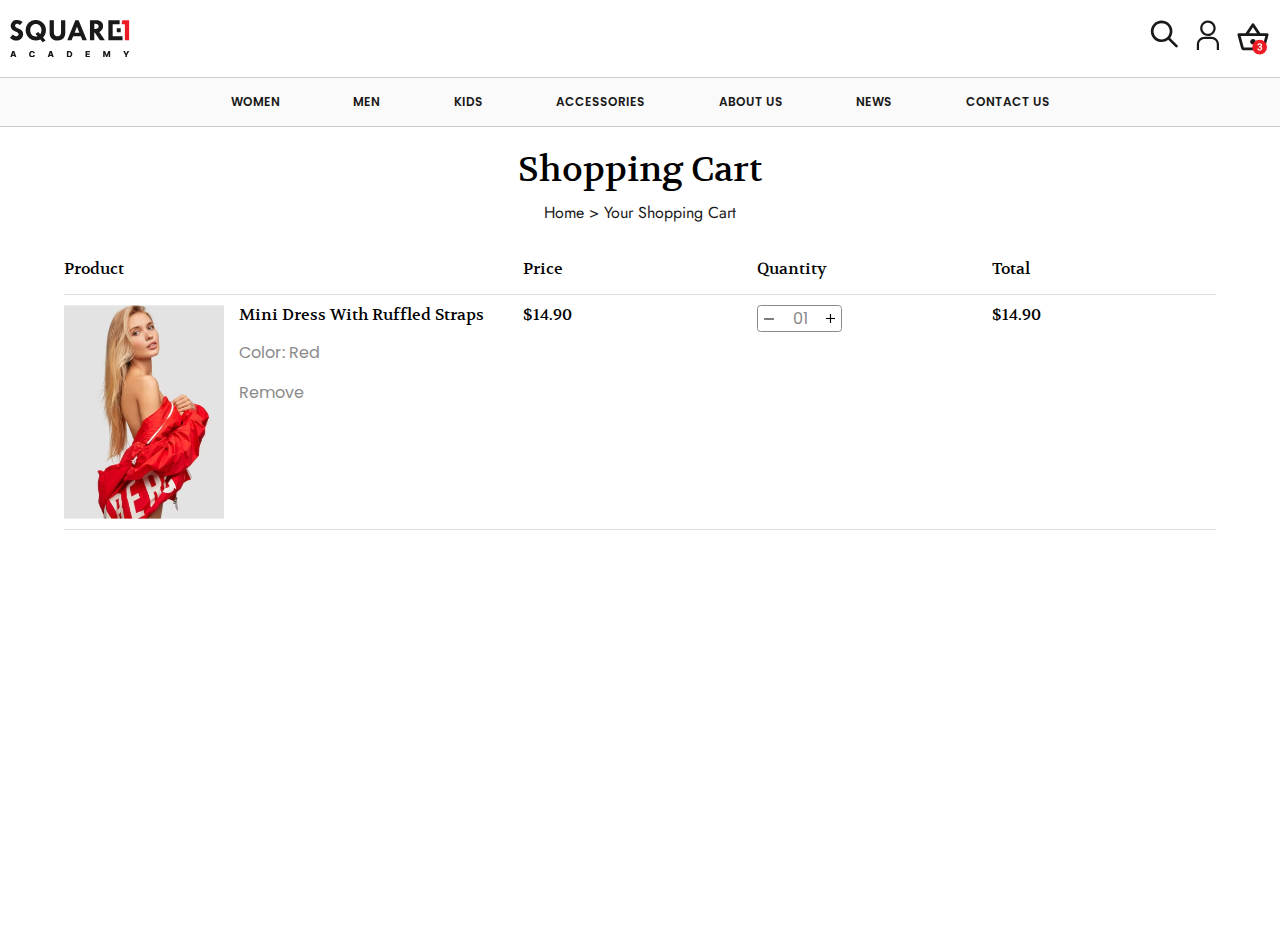
<file: CartPage.html>
<!DOCTYPE html>
<html lang="en">
<head>
    <meta charset="UTF-8">
    <meta name="viewport" content="width=device-width, initial-scale=1.0">
    <title>Document</title>
    <link rel="stylesheet" href="./styles/CartPage.css">
    <script defer src="./scripts/index.js"></script>
</head>
<body>
    <header>
        <div class="header__above-part">
            <svg xmlns="http://www.w3.org/2000/svg" fill="none" viewBox="0 0 24 24" stroke-width="1.5" stroke="currentColor" class="header-above-part__menu-icon">
                <path stroke-linecap="round" stroke-linejoin="round" d="M3.75 6.75h16.5M3.75 12h16.5m-16.5 5.25h16.5" />
            </svg>
            <figure class="header__logo-container">
                <a href="./index.html">
                    <img class="header__logo" src="./assets/img/logo.svg" alt="Square One academy logo">
                </a>
            </figure>
            <div class="header__icons-container" >
                <!-- * Search Icon -->
                <a href="#" class="header__link-icon-container">
                    <svg width="28" height="28" viewBox="0 0 28 28" fill="none" xmlns="http://www.w3.org/2000/svg" class="header__icon">
                        <path fill-rule="evenodd" clip-rule="evenodd" d="M20.1649 17.9129L27.4276 25.1758C27.6828 25.4312 27.8262 25.7776 27.826 26.1388C27.8259 26.4999 27.6823 26.8462 27.4269 27.1015C27.1714 27.3568 26.825 27.5001 26.4639 27.5C26.1028 27.4999 25.7565 27.3563 25.5012 27.1008L18.2385 19.838C16.0675 21.5196 13.3373 22.311 10.6035 22.0511C7.86964 21.7912 5.33751 20.4995 3.52218 18.4389C1.70685 16.3783 0.744696 13.7035 0.831445 10.9586C0.918193 8.21377 2.04733 5.60506 3.98915 3.66318C5.93098 1.72131 8.53962 0.592146 11.2844 0.505395C14.0292 0.418644 16.7039 1.38082 18.7645 3.1962C20.8251 5.01157 22.1167 7.54377 22.3766 10.2777C22.6365 13.0116 21.8451 15.7418 20.1636 17.9129H20.1649ZM11.6266 19.3992C13.7747 19.3992 15.8349 18.5459 17.3538 17.0269C18.8728 15.5079 19.7262 13.4476 19.7262 11.2994C19.7262 9.15121 18.8728 7.09099 17.3538 5.57198C15.8349 4.05297 13.7747 3.1996 11.6266 3.1996C9.4784 3.1996 7.41823 4.05297 5.89925 5.57198C4.38028 7.09099 3.52693 9.15121 3.52693 11.2994C3.52693 13.4476 4.38028 15.5079 5.89925 17.0269C7.41823 18.5459 9.4784 19.3992 11.6266 19.3992Z" fill="#191919"/>
                    </svg>
                </a>

                <!-- * Profile Icon -->
                <a href="#"  class="header__link-icon-container">
                    <svg width="23" height="31" viewBox="0 0 23 31" fill="none" xmlns="http://www.w3.org/2000/svg" class="header__icon">
                        <path d="M11.913 2.71739C13.0094 2.71739 14.0811 3.04251 14.9928 3.65164C15.9044 4.26076 16.6149 5.12653 17.0345 6.13947C17.4541 7.15241 17.5638 8.26702 17.3499 9.34235C17.136 10.4177 16.6081 11.4054 15.8328 12.1807C15.0575 12.956 14.0698 13.4839 12.9945 13.6978C11.9191 13.9117 10.8045 13.8019 9.79158 13.3824C8.77864 12.9628 7.91286 12.2523 7.30374 11.3407C6.69461 10.429 6.36949 9.35727 6.36949 8.26087C6.36949 6.79065 6.95354 5.38064 7.99314 4.34104C9.03275 3.30143 10.4428 2.71739 11.913 2.71739ZM11.913 0.5C10.378 0.5 8.87753 0.955167 7.60127 1.80794C6.325 2.66072 5.33027 3.8728 4.74286 5.29091C4.15546 6.70903 4.00177 8.26948 4.30123 9.77494C4.60068 11.2804 5.33983 12.6633 6.42521 13.7486C7.51059 14.834 8.89344 15.5732 10.3989 15.8726C11.9044 16.1721 13.4648 16.0184 14.8829 15.431C16.301 14.8436 17.5131 13.8488 18.3659 12.5726C19.2187 11.2963 19.6738 9.79583 19.6738 8.26087C19.6738 6.20256 18.8562 4.22855 17.4007 2.77311C15.9453 1.31766 13.9713 0.5 11.913 0.5Z" fill="#191919"/>
                        <path d="M23 30.0652H20.7826V24.5217C20.7826 23.0515 20.1985 21.6415 19.1589 20.6019C18.1193 19.5623 16.7093 18.9783 15.2391 18.9783H8.58692C7.1167 18.9783 5.70669 19.5623 4.66709 20.6019C3.62748 21.6415 3.04344 23.0515 3.04344 24.5217V30.0652H0.82605V24.5217C0.82605 22.4634 1.64371 20.4894 3.09916 19.034C4.5546 17.5785 6.52861 16.7609 8.58692 16.7609H15.2391C17.2974 16.7609 19.2714 17.5785 20.7269 19.034C22.1823 20.4894 23 22.4634 23 24.5217V30.0652Z" fill="#191919"/>
                        </svg>
                </a>

                <!-- * Minicar Icon -->
                <a href="#" id="minicar-icon" class="header__link-icon-container">
                    <svg width="34" height="35" viewBox="0 0 34 35" fill="none" xmlns="http://www.w3.org/2000/svg" class="header__icon">
                        <mask id="mask0_1_4597" style="mask-type:alpha" maskUnits="userSpaceOnUse" x="0" y="0" width="34" height="35">
                        <rect y="0.5" width="34" height="34" fill="#D9D9D9"/>
                        </mask>
                        <g mask="url(#mask0_1_4597)">
                        <path d="M7.82714 30.25C7.18964 30.25 6.62298 30.0552 6.12714 29.6656C5.63131 29.276 5.28895 28.7743 5.10006 28.1604L1.48756 15.0562C1.3695 14.6076 1.44624 14.1944 1.71777 13.8167C1.9893 13.4389 2.36117 13.25 2.83339 13.25H9.56256L15.7959 3.97083C15.9139 3.78194 16.0792 3.62847 16.2917 3.51042C16.5042 3.39236 16.7285 3.33333 16.9646 3.33333C17.2008 3.33333 17.4251 3.39236 17.6376 3.51042C17.8501 3.62847 18.0153 3.78194 18.1334 3.97083L24.3667 13.25H31.1667C31.6389 13.25 32.0108 13.4389 32.2824 13.8167C32.5539 14.1944 32.6306 14.6076 32.5126 15.0562L28.9001 28.1604C28.7112 28.7743 28.3688 29.276 27.873 29.6656C27.3771 30.0552 26.8105 30.25 26.173 30.25H7.82714ZM7.79173 27.4167H26.2084L29.3251 16.0833H4.67506L7.79173 27.4167ZM17.0001 24.5833C17.7792 24.5833 18.4462 24.3059 19.0011 23.751C19.556 23.1962 19.8334 22.5292 19.8334 21.75C19.8334 20.9708 19.556 20.3038 19.0011 19.749C18.4462 19.1941 17.7792 18.9167 17.0001 18.9167C16.2209 18.9167 15.5539 19.1941 14.999 19.749C14.4442 20.3038 14.1667 20.9708 14.1667 21.75C14.1667 22.5292 14.4442 23.1962 14.999 23.751C15.5539 24.3059 16.2209 24.5833 17.0001 24.5833ZM12.998 13.25H20.9667L16.9646 7.3L12.998 13.25Z" fill="#191919"/>
                        </g>
                        <circle cx="23.6522" cy="27.1087" r="7.3913" fill="#ED1C24"/>
                        <path d="M22.9189 26.3203H23.6709C24.029 26.3203 24.2943 26.2308 24.4668 26.0518C24.6393 25.8727 24.7256 25.6351 24.7256 25.3389C24.7256 25.0524 24.6393 24.8294 24.4668 24.6699C24.2975 24.5104 24.0632 24.4307 23.7637 24.4307C23.4935 24.4307 23.2673 24.5055 23.085 24.6553C22.9027 24.8018 22.8115 24.9938 22.8115 25.2315H21.4004C21.4004 24.8604 21.4997 24.5283 21.6982 24.2354C21.9001 23.9391 22.18 23.708 22.5381 23.542C22.8994 23.376 23.2965 23.293 23.7295 23.293C24.4814 23.293 25.0706 23.4736 25.4971 23.835C25.9235 24.193 26.1367 24.6878 26.1367 25.3194C26.1367 25.6449 26.0374 25.9444 25.8389 26.2178C25.6403 26.4912 25.3799 26.7012 25.0576 26.8477C25.458 26.9909 25.7559 27.2057 25.9512 27.4922C26.1497 27.7787 26.249 28.1172 26.249 28.5078C26.249 29.1393 26.0179 29.6455 25.5557 30.0264C25.0967 30.4072 24.488 30.5977 23.7295 30.5977C23.0199 30.5977 22.4388 30.4105 21.9863 30.0361C21.5371 29.6618 21.3125 29.167 21.3125 28.5518H22.7236C22.7236 28.8187 22.8229 29.0368 23.0215 29.2061C23.2233 29.3753 23.4707 29.46 23.7637 29.46C24.099 29.46 24.361 29.3721 24.5498 29.1963C24.7419 29.0173 24.8379 28.7813 24.8379 28.4883C24.8379 27.7787 24.4473 27.4238 23.666 27.4238H22.9189V26.3203Z" fill="white"/>
                        </svg>
                </a>
            </div>
        </div>
        <nav class="header__navbar">
            <ul class="header__navbar-list">
                <li class="header__navbar-item"><a href="#">women</a></li>
                <li class="header__navbar-item"><a href="#">men</a></li>
                <li class="header__navbar-item"><a href="#">KiDS</a></li>
                <li class="header__navbar-item"><a href="#">ACCESSORIES</a></li>
                <li class="header__navbar-item"><a href="#">ABOUT US</a></li>
                <li class="header__navbar-item"><a href="#">NEWS</a></li>
                <li class="header__navbar-item"><a href="#">CONTACT US</a></li>
            </ul>
        </nav>
    </header>
    <aside class="aside__NavigationMenu">
        <svg xmlns="http://www.w3.org/2000/svg" fill="none" viewBox="0 0 24 24" stroke-width="1.5" stroke="currentColor" class="aside__close-icon">
            <path stroke-linecap="round" stroke-linejoin="round" d="M6 18 18 6M6 6l12 12" />
        </svg>
        
        <div class="aside__icons-container" >
            <!-- * Search Icon -->
            <div href="#" class="aside__icon-container">
                <svg width="24" height="24" viewBox="0 0 28 28" fill="none" xmlns="http://www.w3.org/2000/svg" class="header__icon">
                    <path fill-rule="evenodd" clip-rule="evenodd" d="M20.1649 17.9129L27.4276 25.1758C27.6828 25.4312 27.8262 25.7776 27.826 26.1388C27.8259 26.4999 27.6823 26.8462 27.4269 27.1015C27.1714 27.3568 26.825 27.5001 26.4639 27.5C26.1028 27.4999 25.7565 27.3563 25.5012 27.1008L18.2385 19.838C16.0675 21.5196 13.3373 22.311 10.6035 22.0511C7.86964 21.7912 5.33751 20.4995 3.52218 18.4389C1.70685 16.3783 0.744696 13.7035 0.831445 10.9586C0.918193 8.21377 2.04733 5.60506 3.98915 3.66318C5.93098 1.72131 8.53962 0.592146 11.2844 0.505395C14.0292 0.418644 16.7039 1.38082 18.7645 3.1962C20.8251 5.01157 22.1167 7.54377 22.3766 10.2777C22.6365 13.0116 21.8451 15.7418 20.1636 17.9129H20.1649ZM11.6266 19.3992C13.7747 19.3992 15.8349 18.5459 17.3538 17.0269C18.8728 15.5079 19.7262 13.4476 19.7262 11.2994C19.7262 9.15121 18.8728 7.09099 17.3538 5.57198C15.8349 4.05297 13.7747 3.1996 11.6266 3.1996C9.4784 3.1996 7.41823 4.05297 5.89925 5.57198C4.38028 7.09099 3.52693 9.15121 3.52693 11.2994C3.52693 13.4476 4.38028 15.5079 5.89925 17.0269C7.41823 18.5459 9.4784 19.3992 11.6266 19.3992Z" fill="#191919"/>
                </svg>
                <p>Search</p>
            </div>

            <!-- * Profile Icon -->
            <div href="#" class="aside__icon-container">
                <svg width="24" height="24" viewBox="0 0 23 31" fill="none" xmlns="http://www.w3.org/2000/svg" class="header__icon">
                    <path d="M11.913 2.71739C13.0094 2.71739 14.0811 3.04251 14.9928 3.65164C15.9044 4.26076 16.6149 5.12653 17.0345 6.13947C17.4541 7.15241 17.5638 8.26702 17.3499 9.34235C17.136 10.4177 16.6081 11.4054 15.8328 12.1807C15.0575 12.956 14.0698 13.4839 12.9945 13.6978C11.9191 13.9117 10.8045 13.8019 9.79158 13.3824C8.77864 12.9628 7.91286 12.2523 7.30374 11.3407C6.69461 10.429 6.36949 9.35727 6.36949 8.26087C6.36949 6.79065 6.95354 5.38064 7.99314 4.34104C9.03275 3.30143 10.4428 2.71739 11.913 2.71739ZM11.913 0.5C10.378 0.5 8.87753 0.955167 7.60127 1.80794C6.325 2.66072 5.33027 3.8728 4.74286 5.29091C4.15546 6.70903 4.00177 8.26948 4.30123 9.77494C4.60068 11.2804 5.33983 12.6633 6.42521 13.7486C7.51059 14.834 8.89344 15.5732 10.3989 15.8726C11.9044 16.1721 13.4648 16.0184 14.8829 15.431C16.301 14.8436 17.5131 13.8488 18.3659 12.5726C19.2187 11.2963 19.6738 9.79583 19.6738 8.26087C19.6738 6.20256 18.8562 4.22855 17.4007 2.77311C15.9453 1.31766 13.9713 0.5 11.913 0.5Z" fill="#191919"/>
                    <path d="M23 30.0652H20.7826V24.5217C20.7826 23.0515 20.1985 21.6415 19.1589 20.6019C18.1193 19.5623 16.7093 18.9783 15.2391 18.9783H8.58692C7.1167 18.9783 5.70669 19.5623 4.66709 20.6019C3.62748 21.6415 3.04344 23.0515 3.04344 24.5217V30.0652H0.82605V24.5217C0.82605 22.4634 1.64371 20.4894 3.09916 19.034C4.5546 17.5785 6.52861 16.7609 8.58692 16.7609H15.2391C17.2974 16.7609 19.2714 17.5785 20.7269 19.034C22.1823 20.4894 23 22.4634 23 24.5217V30.0652Z" fill="#191919"/>
                </svg>
                <p>Profile</p>
            </div>

            <!-- * Notification Icon -->
            <div href="#" class="aside__icon-container">
                <svg width="24" height="24" viewBox="0 0 34 35" fill="none" xmlns="http://www.w3.org/2000/svg" class="header__icon">
                    <mask id="mask0_1_4597" style="mask-type:alpha" maskUnits="userSpaceOnUse" x="0" y="0" width="34" height="35">
                    <rect y="0.5" width="34" height="34" fill="#D9D9D9"/>
                    </mask>
                    <g mask="url(#mask0_1_4597)">
                    <path d="M7.82714 30.25C7.18964 30.25 6.62298 30.0552 6.12714 29.6656C5.63131 29.276 5.28895 28.7743 5.10006 28.1604L1.48756 15.0562C1.3695 14.6076 1.44624 14.1944 1.71777 13.8167C1.9893 13.4389 2.36117 13.25 2.83339 13.25H9.56256L15.7959 3.97083C15.9139 3.78194 16.0792 3.62847 16.2917 3.51042C16.5042 3.39236 16.7285 3.33333 16.9646 3.33333C17.2008 3.33333 17.4251 3.39236 17.6376 3.51042C17.8501 3.62847 18.0153 3.78194 18.1334 3.97083L24.3667 13.25H31.1667C31.6389 13.25 32.0108 13.4389 32.2824 13.8167C32.5539 14.1944 32.6306 14.6076 32.5126 15.0562L28.9001 28.1604C28.7112 28.7743 28.3688 29.276 27.873 29.6656C27.3771 30.0552 26.8105 30.25 26.173 30.25H7.82714ZM7.79173 27.4167H26.2084L29.3251 16.0833H4.67506L7.79173 27.4167ZM17.0001 24.5833C17.7792 24.5833 18.4462 24.3059 19.0011 23.751C19.556 23.1962 19.8334 22.5292 19.8334 21.75C19.8334 20.9708 19.556 20.3038 19.0011 19.749C18.4462 19.1941 17.7792 18.9167 17.0001 18.9167C16.2209 18.9167 15.5539 19.1941 14.999 19.749C14.4442 20.3038 14.1667 20.9708 14.1667 21.75C14.1667 22.5292 14.4442 23.1962 14.999 23.751C15.5539 24.3059 16.2209 24.5833 17.0001 24.5833ZM12.998 13.25H20.9667L16.9646 7.3L12.998 13.25Z" fill="#191919"/>
                    </g>
                </svg>
                <p>Notifications</p>
            </div>
        </div>
        <nav class="aside__navbar">
            <h2>Filter by</h2>
            <ul class="aside__navbar-list">
                <li class="aside__navbar-item"><a href="#">women</a></li>
                <li class="aside__navbar-item"><a href="#">ACCESSORIES</a></li>
                <li class="aside__navbar-item"><a href="#">KiDS</a></li>
                <li class="aside__navbar-item"><a href="#">men</a></li>
                <li class="aside__navbar-item"><a href="#">ABOUT US</a></li>
                <li class="aside__navbar-item"><a href="#">NEWS</a></li>
                <li class="aside__navbar-item"><a href="#">CONTACT US</a></li>
            </ul>
        </nav>
    </aside>
    <div class="aside-container__shadow-box">
        <aside>
            <svg id="close-popup-icon" width="16" height="16" viewBox="0 0 18 18" fill="none" xmlns="http://www.w3.org/2000/svg">
                <path d="M17 17L1 1M17 1L1 17" stroke="black" stroke-width="2" stroke-linecap="round"/>
            </svg>
            <h2>Shopping Cart</h2>
            <p>Buy <strong>$122.35</strong> more and get <strong>free shipping</strong></p>
            <div class="aside__items-container">
                <div class="aside__item">
                    <figure><img src="./assets/img/women_6.png" alt="Blonde women"></figure>
                    <div class="item__details-container">
                        <h3>Denim Jacket</h3>
                        <p class="details-container__price">Color : Red</p>
                        <p>$14.80</p>
                        <div class="details-container__increase-decrease-quantity">
                            <svg width="12" height="4" viewBox="0 0 11 3" fill="none" xmlns="http://www.w3.org/2000/svg">
                                <path d="M9.8125 0.9375H1.1875C1.08391 0.9375 1 1.02141 1 1.125V1.875C1 1.97859 1.08391 2.0625 1.1875 2.0625H9.8125C9.91609 2.0625 10 1.97859 10 1.875V1.125C10 1.02141 9.91609 0.9375 9.8125 0.9375Z" fill="black" stroke="black" stroke-width="0.0234375"/>
                            </svg>
                            <p>01</p>
                            <svg width="11" height="11" viewBox="0 0 11 11" fill="none" xmlns="http://www.w3.org/2000/svg">
                                <path d="M9.8125 4.9375H6.0625V1.1875C6.0625 1.08391 5.97859 1 5.875 1H5.125C5.02141 1 4.9375 1.08391 4.9375 1.1875V4.9375H1.1875C1.08391 4.9375 1 5.02141 1 5.125V5.875C1 5.97859 1.08391 6.0625 1.1875 6.0625H4.9375V9.8125C4.9375 9.91609 5.02141 10 5.125 10H5.875C5.97859 10 6.0625 9.91609 6.0625 9.8125V6.0625H9.8125C9.91609 6.0625 10 5.97859 10 5.875V5.125C10 5.02141 9.91609 4.9375 9.8125 4.9375Z" fill="black" stroke="black" stroke-width="0.0234375"/>
                            </svg>
                        </div>
                    </div>
                </div>
            </div>
            <div class="aside__checkbox-container">
                <input type="checkbox" id="wrap-product">
                <label for="wrap-product">
                For <strong>$10.00</strong> Please Wrap The Product
                </label>
            </div>
            <div class="aside__total-amount-section">
                <div>
                    <p>Subtotal</p>
                    <p>$100</p>
                </div>
                <button>Checkout</button>
                <a href="#">View Cart</a>
            </div>
        </aside>
    </div>
    <main>
        <div class="shopping-cart">
            <header class="shopping-cart__header">
                <h1 class="shopping-cart__title">Shopping Cart</h1>
                <nav class="shopping-cart__breadcrumb">
                    <a href="#" class="shopping-cart__breadcrumb-link">Home</a> &gt;
                    <span class="shopping-cart__breadcrumb-current">Your Shopping Cart</span>
                </nav>
            </header>
    
            <div class="shopping-cart__container">
                <div class="shopping-cart__row shopping-cart__row--header">
                    <div class="shopping-cart__column">Product</div>
                    <div class="shopping-cart__column">Price</div>
                    <div class="shopping-cart__column">Quantity</div>
                    <div class="shopping-cart__column">Total</div>
                </div>
    
                <div class="shopping-cart__row shopping-cart__item">
                    <div class="shopping-cart__column shopping-cart__product">
                        <img
                            src="./assets/img/women_6.png"
                            alt="Mini Dress"
                            class="shopping-cart__product-image"
                        />
                        <div class="shopping-cart__product-info">
                            <p class="shopping-cart__product-name">
                                Mini Dress With Ruffled Straps
                            </p>
                            <p class="shopping-cart__product-color">Color: Red</p>
                            <a href="#" class="shopping-cart__product-remove">Remove</a>
                        </div>
                    </div>
                    <div class="shopping-cart__column">$14.90</div>
                    <div class="shopping-cart__column shopping-cart__quantity">
                        <svg width="12" height="4" viewBox="0 0 11 3" fill="none" xmlns="http://www.w3.org/2000/svg">
                            <path d="M9.8125 0.9375H1.1875C1.08391 0.9375 1 1.02141 1 1.125V1.875C1 1.97859 1.08391 2.0625 1.1875 2.0625H9.8125C9.91609 2.0625 10 1.97859 10 1.875V1.125C10 1.02141 9.91609 0.9375 9.8125 0.9375Z" fill="black" stroke="black" stroke-width="0.0234375"/>
                        </svg>
                        <input
                            type="text"
                            value="01"
                            class="shopping-cart__quantity-input"
                        />
                        <svg width="11" height="11" viewBox="0 0 11 11" fill="none" xmlns="http://www.w3.org/2000/svg">
                            <path d="M9.8125 4.9375H6.0625V1.1875C6.0625 1.08391 5.97859 1 5.875 1H5.125C5.02141 1 4.9375 1.08391 4.9375 1.1875V4.9375H1.1875C1.08391 4.9375 1 5.02141 1 5.125V5.875C1 5.97859 1.08391 6.0625 1.1875 6.0625H4.9375V9.8125C4.9375 9.91609 5.02141 10 5.125 10H5.875C5.97859 10 6.0625 9.91609 6.0625 9.8125V6.0625H9.8125C9.91609 6.0625 10 5.97859 10 5.875V5.125C10 5.02141 9.91609 4.9375 9.8125 4.9375Z" fill="black" stroke="black" stroke-width="0.0234375"/>
                        </svg>
                    </div>
                    <div class="shopping-cart__column">$14.90</div>
                </div>
            </div>
        </div>
    </main>
</body>
</html>
</file>
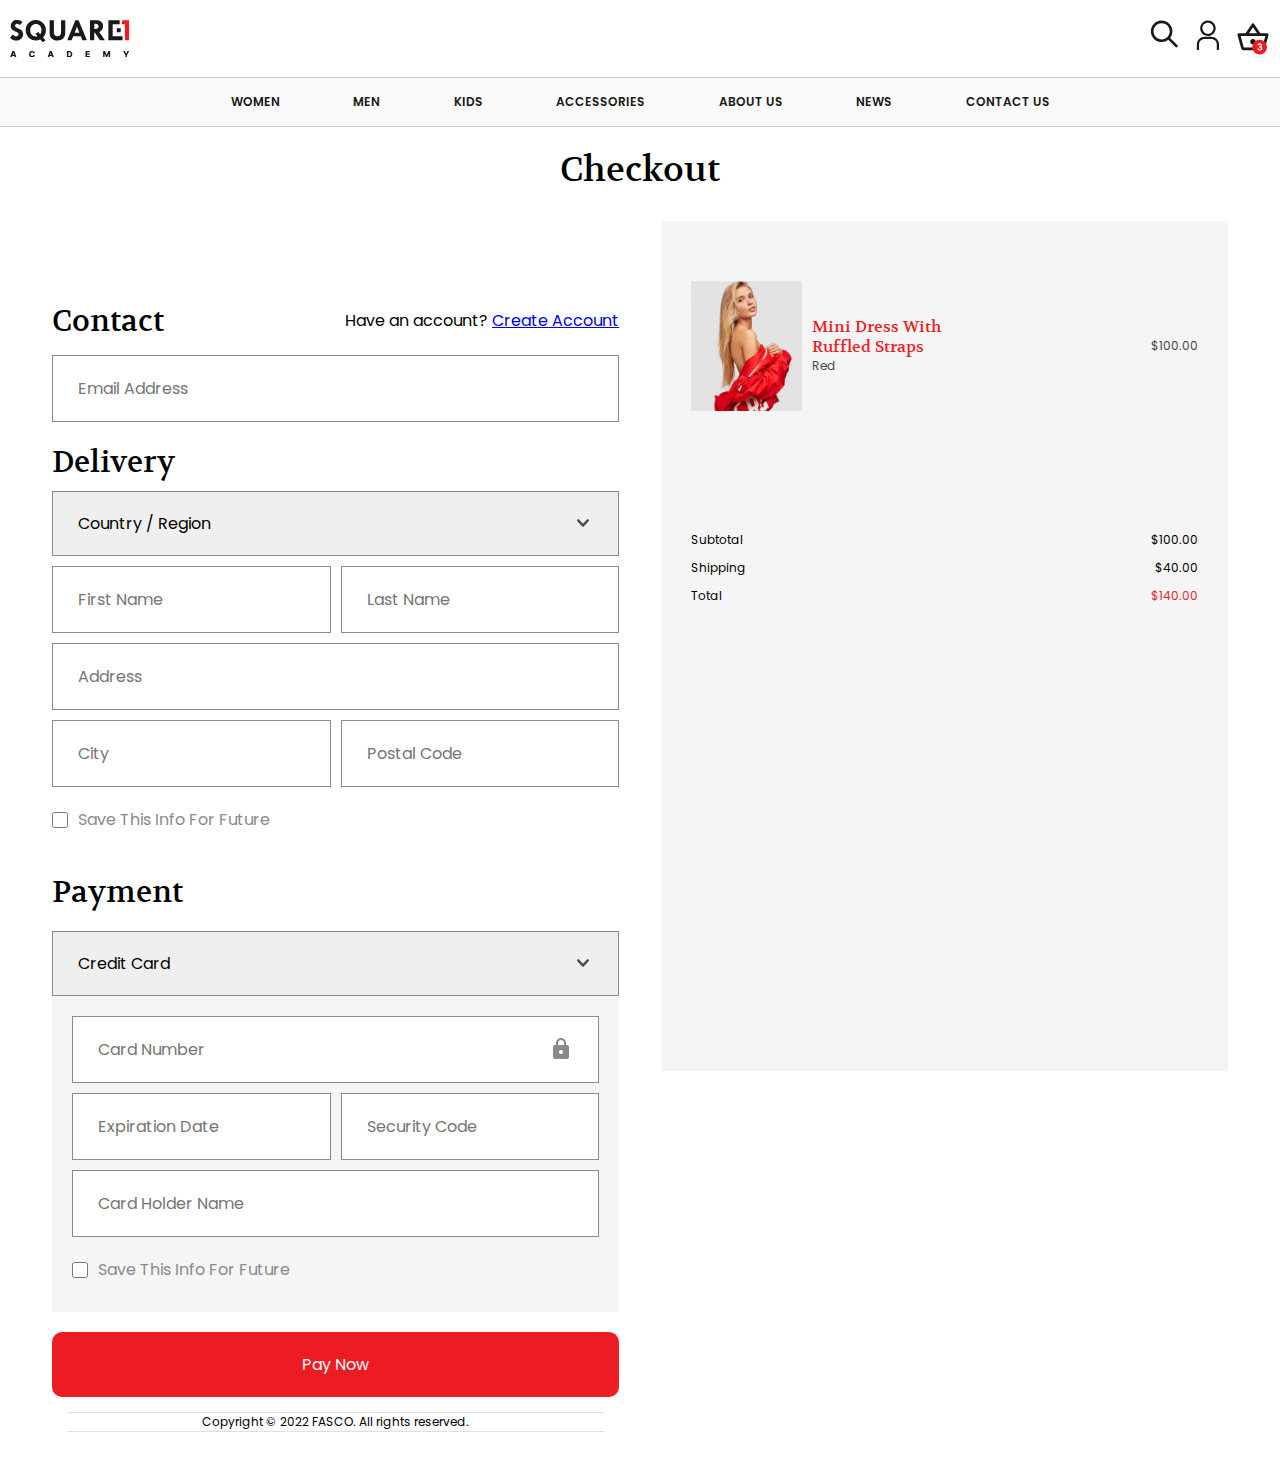
<file: CheckoutPage.html>
<!DOCTYPE html>
<html lang="en">
<head>
    <meta charset="UTF-8">
    <meta name="viewport" content="width=device-width, initial-scale=1.0">
    <title>Document</title>
    <link rel="stylesheet" href="./styles/CheckoutPage.css">
    <script defer src="./scripts/index.js"></script>
</head>
<body>
    <header>
        <div class="header__above-part">
            <svg xmlns="http://www.w3.org/2000/svg" fill="none" viewBox="0 0 24 24" stroke-width="1.5" stroke="currentColor" class="header-above-part__menu-icon">
                <path stroke-linecap="round" stroke-linejoin="round" d="M3.75 6.75h16.5M3.75 12h16.5m-16.5 5.25h16.5" />
            </svg>
            <figure class="header__logo-container">
                <a href="./index.html">
                    <img class="header__logo" src="./assets/img/logo.svg" alt="Square One academy logo">
                </a>
            </figure>
            <div class="header__icons-container" >
                <!-- * Search Icon -->
                <a href="#" class="header__link-icon-container">
                    <svg width="28" height="28" viewBox="0 0 28 28" fill="none" xmlns="http://www.w3.org/2000/svg" class="header__icon">
                        <path fill-rule="evenodd" clip-rule="evenodd" d="M20.1649 17.9129L27.4276 25.1758C27.6828 25.4312 27.8262 25.7776 27.826 26.1388C27.8259 26.4999 27.6823 26.8462 27.4269 27.1015C27.1714 27.3568 26.825 27.5001 26.4639 27.5C26.1028 27.4999 25.7565 27.3563 25.5012 27.1008L18.2385 19.838C16.0675 21.5196 13.3373 22.311 10.6035 22.0511C7.86964 21.7912 5.33751 20.4995 3.52218 18.4389C1.70685 16.3783 0.744696 13.7035 0.831445 10.9586C0.918193 8.21377 2.04733 5.60506 3.98915 3.66318C5.93098 1.72131 8.53962 0.592146 11.2844 0.505395C14.0292 0.418644 16.7039 1.38082 18.7645 3.1962C20.8251 5.01157 22.1167 7.54377 22.3766 10.2777C22.6365 13.0116 21.8451 15.7418 20.1636 17.9129H20.1649ZM11.6266 19.3992C13.7747 19.3992 15.8349 18.5459 17.3538 17.0269C18.8728 15.5079 19.7262 13.4476 19.7262 11.2994C19.7262 9.15121 18.8728 7.09099 17.3538 5.57198C15.8349 4.05297 13.7747 3.1996 11.6266 3.1996C9.4784 3.1996 7.41823 4.05297 5.89925 5.57198C4.38028 7.09099 3.52693 9.15121 3.52693 11.2994C3.52693 13.4476 4.38028 15.5079 5.89925 17.0269C7.41823 18.5459 9.4784 19.3992 11.6266 19.3992Z" fill="#191919"/>
                    </svg>
                </a>

                <!-- * Profile Icon -->
                <a href="#"  class="header__link-icon-container">
                    <svg width="23" height="31" viewBox="0 0 23 31" fill="none" xmlns="http://www.w3.org/2000/svg" class="header__icon">
                        <path d="M11.913 2.71739C13.0094 2.71739 14.0811 3.04251 14.9928 3.65164C15.9044 4.26076 16.6149 5.12653 17.0345 6.13947C17.4541 7.15241 17.5638 8.26702 17.3499 9.34235C17.136 10.4177 16.6081 11.4054 15.8328 12.1807C15.0575 12.956 14.0698 13.4839 12.9945 13.6978C11.9191 13.9117 10.8045 13.8019 9.79158 13.3824C8.77864 12.9628 7.91286 12.2523 7.30374 11.3407C6.69461 10.429 6.36949 9.35727 6.36949 8.26087C6.36949 6.79065 6.95354 5.38064 7.99314 4.34104C9.03275 3.30143 10.4428 2.71739 11.913 2.71739ZM11.913 0.5C10.378 0.5 8.87753 0.955167 7.60127 1.80794C6.325 2.66072 5.33027 3.8728 4.74286 5.29091C4.15546 6.70903 4.00177 8.26948 4.30123 9.77494C4.60068 11.2804 5.33983 12.6633 6.42521 13.7486C7.51059 14.834 8.89344 15.5732 10.3989 15.8726C11.9044 16.1721 13.4648 16.0184 14.8829 15.431C16.301 14.8436 17.5131 13.8488 18.3659 12.5726C19.2187 11.2963 19.6738 9.79583 19.6738 8.26087C19.6738 6.20256 18.8562 4.22855 17.4007 2.77311C15.9453 1.31766 13.9713 0.5 11.913 0.5Z" fill="#191919"/>
                        <path d="M23 30.0652H20.7826V24.5217C20.7826 23.0515 20.1985 21.6415 19.1589 20.6019C18.1193 19.5623 16.7093 18.9783 15.2391 18.9783H8.58692C7.1167 18.9783 5.70669 19.5623 4.66709 20.6019C3.62748 21.6415 3.04344 23.0515 3.04344 24.5217V30.0652H0.82605V24.5217C0.82605 22.4634 1.64371 20.4894 3.09916 19.034C4.5546 17.5785 6.52861 16.7609 8.58692 16.7609H15.2391C17.2974 16.7609 19.2714 17.5785 20.7269 19.034C22.1823 20.4894 23 22.4634 23 24.5217V30.0652Z" fill="#191919"/>
                        </svg>
                </a>

                <!-- * Minicar Icon -->
                <a href="#" id="minicar-icon" class="header__link-icon-container">
                    <svg width="34" height="35" viewBox="0 0 34 35" fill="none" xmlns="http://www.w3.org/2000/svg" class="header__icon">
                        <mask id="mask0_1_4597" style="mask-type:alpha" maskUnits="userSpaceOnUse" x="0" y="0" width="34" height="35">
                        <rect y="0.5" width="34" height="34" fill="#D9D9D9"/>
                        </mask>
                        <g mask="url(#mask0_1_4597)">
                        <path d="M7.82714 30.25C7.18964 30.25 6.62298 30.0552 6.12714 29.6656C5.63131 29.276 5.28895 28.7743 5.10006 28.1604L1.48756 15.0562C1.3695 14.6076 1.44624 14.1944 1.71777 13.8167C1.9893 13.4389 2.36117 13.25 2.83339 13.25H9.56256L15.7959 3.97083C15.9139 3.78194 16.0792 3.62847 16.2917 3.51042C16.5042 3.39236 16.7285 3.33333 16.9646 3.33333C17.2008 3.33333 17.4251 3.39236 17.6376 3.51042C17.8501 3.62847 18.0153 3.78194 18.1334 3.97083L24.3667 13.25H31.1667C31.6389 13.25 32.0108 13.4389 32.2824 13.8167C32.5539 14.1944 32.6306 14.6076 32.5126 15.0562L28.9001 28.1604C28.7112 28.7743 28.3688 29.276 27.873 29.6656C27.3771 30.0552 26.8105 30.25 26.173 30.25H7.82714ZM7.79173 27.4167H26.2084L29.3251 16.0833H4.67506L7.79173 27.4167ZM17.0001 24.5833C17.7792 24.5833 18.4462 24.3059 19.0011 23.751C19.556 23.1962 19.8334 22.5292 19.8334 21.75C19.8334 20.9708 19.556 20.3038 19.0011 19.749C18.4462 19.1941 17.7792 18.9167 17.0001 18.9167C16.2209 18.9167 15.5539 19.1941 14.999 19.749C14.4442 20.3038 14.1667 20.9708 14.1667 21.75C14.1667 22.5292 14.4442 23.1962 14.999 23.751C15.5539 24.3059 16.2209 24.5833 17.0001 24.5833ZM12.998 13.25H20.9667L16.9646 7.3L12.998 13.25Z" fill="#191919"/>
                        </g>
                        <circle cx="23.6522" cy="27.1087" r="7.3913" fill="#ED1C24"/>
                        <path d="M22.9189 26.3203H23.6709C24.029 26.3203 24.2943 26.2308 24.4668 26.0518C24.6393 25.8727 24.7256 25.6351 24.7256 25.3389C24.7256 25.0524 24.6393 24.8294 24.4668 24.6699C24.2975 24.5104 24.0632 24.4307 23.7637 24.4307C23.4935 24.4307 23.2673 24.5055 23.085 24.6553C22.9027 24.8018 22.8115 24.9938 22.8115 25.2315H21.4004C21.4004 24.8604 21.4997 24.5283 21.6982 24.2354C21.9001 23.9391 22.18 23.708 22.5381 23.542C22.8994 23.376 23.2965 23.293 23.7295 23.293C24.4814 23.293 25.0706 23.4736 25.4971 23.835C25.9235 24.193 26.1367 24.6878 26.1367 25.3194C26.1367 25.6449 26.0374 25.9444 25.8389 26.2178C25.6403 26.4912 25.3799 26.7012 25.0576 26.8477C25.458 26.9909 25.7559 27.2057 25.9512 27.4922C26.1497 27.7787 26.249 28.1172 26.249 28.5078C26.249 29.1393 26.0179 29.6455 25.5557 30.0264C25.0967 30.4072 24.488 30.5977 23.7295 30.5977C23.0199 30.5977 22.4388 30.4105 21.9863 30.0361C21.5371 29.6618 21.3125 29.167 21.3125 28.5518H22.7236C22.7236 28.8187 22.8229 29.0368 23.0215 29.2061C23.2233 29.3753 23.4707 29.46 23.7637 29.46C24.099 29.46 24.361 29.3721 24.5498 29.1963C24.7419 29.0173 24.8379 28.7813 24.8379 28.4883C24.8379 27.7787 24.4473 27.4238 23.666 27.4238H22.9189V26.3203Z" fill="white"/>
                        </svg>
                </a>
            </div>
        </div>
        <nav class="header__navbar">
            <ul class="header__navbar-list">
                <li class="header__navbar-item"><a href="#">women</a></li>
                <li class="header__navbar-item"><a href="#">men</a></li>
                <li class="header__navbar-item"><a href="#">KiDS</a></li>
                <li class="header__navbar-item"><a href="#">ACCESSORIES</a></li>
                <li class="header__navbar-item"><a href="#">ABOUT US</a></li>
                <li class="header__navbar-item"><a href="#">NEWS</a></li>
                <li class="header__navbar-item"><a href="#">CONTACT US</a></li>
            </ul>
        </nav>
    </header>
    <aside class="aside__NavigationMenu">
        <svg xmlns="http://www.w3.org/2000/svg" fill="none" viewBox="0 0 24 24" stroke-width="1.5" stroke="currentColor" class="aside__close-icon">
            <path stroke-linecap="round" stroke-linejoin="round" d="M6 18 18 6M6 6l12 12" />
        </svg>
        
        <div class="aside__icons-container" >
            <!-- * Search Icon -->
            <div href="#" class="aside__icon-container">
                <svg width="24" height="24" viewBox="0 0 28 28" fill="none" xmlns="http://www.w3.org/2000/svg" class="header__icon">
                    <path fill-rule="evenodd" clip-rule="evenodd" d="M20.1649 17.9129L27.4276 25.1758C27.6828 25.4312 27.8262 25.7776 27.826 26.1388C27.8259 26.4999 27.6823 26.8462 27.4269 27.1015C27.1714 27.3568 26.825 27.5001 26.4639 27.5C26.1028 27.4999 25.7565 27.3563 25.5012 27.1008L18.2385 19.838C16.0675 21.5196 13.3373 22.311 10.6035 22.0511C7.86964 21.7912 5.33751 20.4995 3.52218 18.4389C1.70685 16.3783 0.744696 13.7035 0.831445 10.9586C0.918193 8.21377 2.04733 5.60506 3.98915 3.66318C5.93098 1.72131 8.53962 0.592146 11.2844 0.505395C14.0292 0.418644 16.7039 1.38082 18.7645 3.1962C20.8251 5.01157 22.1167 7.54377 22.3766 10.2777C22.6365 13.0116 21.8451 15.7418 20.1636 17.9129H20.1649ZM11.6266 19.3992C13.7747 19.3992 15.8349 18.5459 17.3538 17.0269C18.8728 15.5079 19.7262 13.4476 19.7262 11.2994C19.7262 9.15121 18.8728 7.09099 17.3538 5.57198C15.8349 4.05297 13.7747 3.1996 11.6266 3.1996C9.4784 3.1996 7.41823 4.05297 5.89925 5.57198C4.38028 7.09099 3.52693 9.15121 3.52693 11.2994C3.52693 13.4476 4.38028 15.5079 5.89925 17.0269C7.41823 18.5459 9.4784 19.3992 11.6266 19.3992Z" fill="#191919"/>
                </svg>
                <p>Search</p>
            </div>

            <!-- * Profile Icon -->
            <div href="#" class="aside__icon-container">
                <svg width="24" height="24" viewBox="0 0 23 31" fill="none" xmlns="http://www.w3.org/2000/svg" class="header__icon">
                    <path d="M11.913 2.71739C13.0094 2.71739 14.0811 3.04251 14.9928 3.65164C15.9044 4.26076 16.6149 5.12653 17.0345 6.13947C17.4541 7.15241 17.5638 8.26702 17.3499 9.34235C17.136 10.4177 16.6081 11.4054 15.8328 12.1807C15.0575 12.956 14.0698 13.4839 12.9945 13.6978C11.9191 13.9117 10.8045 13.8019 9.79158 13.3824C8.77864 12.9628 7.91286 12.2523 7.30374 11.3407C6.69461 10.429 6.36949 9.35727 6.36949 8.26087C6.36949 6.79065 6.95354 5.38064 7.99314 4.34104C9.03275 3.30143 10.4428 2.71739 11.913 2.71739ZM11.913 0.5C10.378 0.5 8.87753 0.955167 7.60127 1.80794C6.325 2.66072 5.33027 3.8728 4.74286 5.29091C4.15546 6.70903 4.00177 8.26948 4.30123 9.77494C4.60068 11.2804 5.33983 12.6633 6.42521 13.7486C7.51059 14.834 8.89344 15.5732 10.3989 15.8726C11.9044 16.1721 13.4648 16.0184 14.8829 15.431C16.301 14.8436 17.5131 13.8488 18.3659 12.5726C19.2187 11.2963 19.6738 9.79583 19.6738 8.26087C19.6738 6.20256 18.8562 4.22855 17.4007 2.77311C15.9453 1.31766 13.9713 0.5 11.913 0.5Z" fill="#191919"/>
                    <path d="M23 30.0652H20.7826V24.5217C20.7826 23.0515 20.1985 21.6415 19.1589 20.6019C18.1193 19.5623 16.7093 18.9783 15.2391 18.9783H8.58692C7.1167 18.9783 5.70669 19.5623 4.66709 20.6019C3.62748 21.6415 3.04344 23.0515 3.04344 24.5217V30.0652H0.82605V24.5217C0.82605 22.4634 1.64371 20.4894 3.09916 19.034C4.5546 17.5785 6.52861 16.7609 8.58692 16.7609H15.2391C17.2974 16.7609 19.2714 17.5785 20.7269 19.034C22.1823 20.4894 23 22.4634 23 24.5217V30.0652Z" fill="#191919"/>
                </svg>
                <p>Profile</p>
            </div>

            <!-- * Notification Icon -->
            <div href="#" class="aside__icon-container">
                <svg width="24" height="24" viewBox="0 0 34 35" fill="none" xmlns="http://www.w3.org/2000/svg" class="header__icon">
                    <mask id="mask0_1_4597" style="mask-type:alpha" maskUnits="userSpaceOnUse" x="0" y="0" width="34" height="35">
                    <rect y="0.5" width="34" height="34" fill="#D9D9D9"/>
                    </mask>
                    <g mask="url(#mask0_1_4597)">
                    <path d="M7.82714 30.25C7.18964 30.25 6.62298 30.0552 6.12714 29.6656C5.63131 29.276 5.28895 28.7743 5.10006 28.1604L1.48756 15.0562C1.3695 14.6076 1.44624 14.1944 1.71777 13.8167C1.9893 13.4389 2.36117 13.25 2.83339 13.25H9.56256L15.7959 3.97083C15.9139 3.78194 16.0792 3.62847 16.2917 3.51042C16.5042 3.39236 16.7285 3.33333 16.9646 3.33333C17.2008 3.33333 17.4251 3.39236 17.6376 3.51042C17.8501 3.62847 18.0153 3.78194 18.1334 3.97083L24.3667 13.25H31.1667C31.6389 13.25 32.0108 13.4389 32.2824 13.8167C32.5539 14.1944 32.6306 14.6076 32.5126 15.0562L28.9001 28.1604C28.7112 28.7743 28.3688 29.276 27.873 29.6656C27.3771 30.0552 26.8105 30.25 26.173 30.25H7.82714ZM7.79173 27.4167H26.2084L29.3251 16.0833H4.67506L7.79173 27.4167ZM17.0001 24.5833C17.7792 24.5833 18.4462 24.3059 19.0011 23.751C19.556 23.1962 19.8334 22.5292 19.8334 21.75C19.8334 20.9708 19.556 20.3038 19.0011 19.749C18.4462 19.1941 17.7792 18.9167 17.0001 18.9167C16.2209 18.9167 15.5539 19.1941 14.999 19.749C14.4442 20.3038 14.1667 20.9708 14.1667 21.75C14.1667 22.5292 14.4442 23.1962 14.999 23.751C15.5539 24.3059 16.2209 24.5833 17.0001 24.5833ZM12.998 13.25H20.9667L16.9646 7.3L12.998 13.25Z" fill="#191919"/>
                    </g>
                </svg>
                <p>Notifications</p>
            </div>
        </div>
        <nav class="aside__navbar">
            <h2>Filter by</h2>
            <ul class="aside__navbar-list">
                <li class="aside__navbar-item"><a href="#">women</a></li>
                <li class="aside__navbar-item"><a href="#">ACCESSORIES</a></li>
                <li class="aside__navbar-item"><a href="#">KiDS</a></li>
                <li class="aside__navbar-item"><a href="#">men</a></li>
                <li class="aside__navbar-item"><a href="#">ABOUT US</a></li>
                <li class="aside__navbar-item"><a href="#">NEWS</a></li>
                <li class="aside__navbar-item"><a href="#">CONTACT US</a></li>
            </ul>
        </nav>
    </aside>
    <div class="aside-container__shadow-box">
        <aside>
            <svg id="close-popup-icon" width="16" height="16" viewBox="0 0 18 18" fill="none" xmlns="http://www.w3.org/2000/svg">
                <path d="M17 17L1 1M17 1L1 17" stroke="black" stroke-width="2" stroke-linecap="round"/>
            </svg>
            <h2>Shopping Cart</h2>
            <p>Buy <strong>$122.35</strong> more and get <strong>free shipping</strong></p>
            <div class="aside__items-container">
                <div class="aside__item">
                    <figure><img src="./assets/img/women_6.png" alt="Blonde women"></figure>
                    <div class="item__details-container">
                        <h3>Denim Jacket</h3>
                        <p class="details-container__price">Color : Red</p>
                        <p>$14.80</p>
                        <div class="details-container__increase-decrease-quantity">
                            <svg width="12" height="4" viewBox="0 0 11 3" fill="none" xmlns="http://www.w3.org/2000/svg">
                                <path d="M9.8125 0.9375H1.1875C1.08391 0.9375 1 1.02141 1 1.125V1.875C1 1.97859 1.08391 2.0625 1.1875 2.0625H9.8125C9.91609 2.0625 10 1.97859 10 1.875V1.125C10 1.02141 9.91609 0.9375 9.8125 0.9375Z" fill="black" stroke="black" stroke-width="0.0234375"/>
                            </svg>
                            <p>01</p>
                            <svg width="11" height="11" viewBox="0 0 11 11" fill="none" xmlns="http://www.w3.org/2000/svg">
                                <path d="M9.8125 4.9375H6.0625V1.1875C6.0625 1.08391 5.97859 1 5.875 1H5.125C5.02141 1 4.9375 1.08391 4.9375 1.1875V4.9375H1.1875C1.08391 4.9375 1 5.02141 1 5.125V5.875C1 5.97859 1.08391 6.0625 1.1875 6.0625H4.9375V9.8125C4.9375 9.91609 5.02141 10 5.125 10H5.875C5.97859 10 6.0625 9.91609 6.0625 9.8125V6.0625H9.8125C9.91609 6.0625 10 5.97859 10 5.875V5.125C10 5.02141 9.91609 4.9375 9.8125 4.9375Z" fill="black" stroke="black" stroke-width="0.0234375"/>
                            </svg>
                        </div>
                    </div>
                </div>
            </div>
            <div class="aside__checkbox-container">
                <input type="checkbox" id="wrap-product">
                <label for="wrap-product">
                For <strong>$10.00</strong> Please Wrap The Product
                </label>
            </div>
            <div class="aside__total-amount-section">
                <div>
                    <p>Subtotal</p>
                    <p>$100</p>
                </div>
                <button>Checkout</button>
                <a href="#">View Cart</a>
            </div>
        </aside>
    </div>
    <main>
        <h1>Checkout</h1>
        <div class="main__checkout-container">
            <div class="checkout-container__form-section">
                <form>
                    <!-- Contact Section -->
                    <div class="form-section__section form-section__section--contact-section">
                        <div>
                            <h2>Contact</h2>
                            <p>Have an account? <a href="#">Create Account</a></p>
                        </div>
                        <input type="email" placeholder="Email Address" required>
                    </div>
                
                    <!-- Delivery Section -->
                    <div class="form-section__section ">
                        <h2>Delivery</h2>
                        <div class="form-section__section--delivery-container">
                            <div class="delivery-container__select-container">
                                <select required>
                                    <option value="" disabled selected>Country / Region</option>
                                    <option value="us">United States</option>
                                    <option value="ca">Canada</option>
                                </select>
                                <svg width="12" height="8" viewBox="0 0 12 8" fill="none" xmlns="http://www.w3.org/2000/svg">
                                    <path d="M5.53366 7.78781L0.193175 1.92106C-0.0643917 1.63811 -0.0643917 1.17938 0.193175 0.896463L0.816057 0.212204C1.07318 -0.0702607 1.48991 -0.0708043 1.74765 0.210996L6.00001 4.8605L10.2524 0.210996C10.5101 -0.0708043 10.9268 -0.0702607 11.1839 0.212204L11.8068 0.896463C12.0644 1.17941 12.0644 1.63814 11.8068 1.92106L6.46637 7.78781C6.2088 8.07073 5.79122 8.07073 5.53366 7.78781Z" fill="#484848"/>
                                </svg>
                            </div>
                            <input type="text" placeholder="First Name" required>
                            <input type="text" placeholder="Last Name" required>
                            <input type="text" placeholder="Address" required>
                            <input type="text" placeholder="City" required>
                            <input type="text" placeholder="Postal Code" required>
                            <div class="delivery-container__checkbox">
                                <input type="checkbox" id="saveDeliveryInfo">
                                <label for="saveDeliveryInfo">Save This Info For Future</label>
                            </div>
                        </div>
                    </div>
                
                    <!-- Payment Section -->
                    <div class="form-section__section">
                        <h2>Payment</h2>
                        <div class="payment-container__select-container">
                            <select required>
                                <option value="" disabled selected>Credit Card</option>
                                <option value="visa">Visa</option>
                                <option value="mastercard">MasterCard</option>
                            </select>
                            <svg width="12" height="8" viewBox="0 0 12 8" fill="none" xmlns="http://www.w3.org/2000/svg">
                                <path d="M5.53366 7.78781L0.193175 1.92106C-0.0643917 1.63811 -0.0643917 1.17938 0.193175 0.896463L0.816057 0.212204C1.07318 -0.0702607 1.48991 -0.0708043 1.74765 0.210996L6.00001 4.8605L10.2524 0.210996C10.5101 -0.0708043 10.9268 -0.0702607 11.1839 0.212204L11.8068 0.896463C12.0644 1.17941 12.0644 1.63814 11.8068 1.92106L6.46637 7.78781C6.2088 8.07073 5.79122 8.07073 5.53366 7.78781Z" fill="#484848"/>
                            </svg>
                        </div>
                        <div class="form-section__section--payment-container">
                            <div class="payment-container__card-number">
                                <input type="text" placeholder="Card Number" required>
                                <svg width="16" height="21" viewBox="0 0 16 21" fill="none" xmlns="http://www.w3.org/2000/svg">
                                    <path d="M14 7H13V5C13 2.24 10.76 0 8 0C5.24 0 3 2.24 3 5V7H2C0.9 7 0 7.9 0 9V19C0 20.1 0.9 21 2 21H14C15.1 21 16 20.1 16 19V9C16 7.9 15.1 7 14 7ZM8 16C6.9 16 6 15.1 6 14C6 12.9 6.9 12 8 12C9.1 12 10 12.9 10 14C10 15.1 9.1 16 8 16ZM5 7V5C5 3.34 6.34 2 8 2C9.66 2 11 3.34 11 5V7H5Z" fill="#8A8A8A"/>
                                </svg>    
                            </div>
                            <input type="text" placeholder="Expiration Date" required>
                            <input type="text" placeholder="Security Code" required>
                            <input type="text" placeholder="Card Holder Name" required>
                            <div class="payment-container__checkbox">
                                <input type="checkbox" id="savePaymentInfo">
                                <label for="savePaymentInfo">Save This Info For Future</label>
                            </div>
                        </div>
                    </div>
                
                    <!-- Submit Button -->
                    <button type="submit" class="pay-now">Pay Now</button>
                </form>
                
                    <!-- Footer -->
                <footer>
                    <p>Copyright © 2022 FASCO. All rights reserved.</p>
                </footer>
            </div>
            <div class="checkout-container__product-section">
                <!-- Product Details -->
                <article class="product-section__cart-item">
                    <div>
                        <figure><img src="./assets/img/women_6.png" alt="Product Image" class="product-image"></figure>
                        <div class="cart-item__item-details">
                            <h3 class="product-name">Mini Dress With Ruffled Straps</h3>
                            <p class="product-color">Red</p>
                        </div>
                    </div>
                    <p>$100.00</p>
                </article>
            
                <!-- Price Breakdown -->
                <div class="product-section__price-breakdown">
                    <div>
                        <span>Subtotal</span>
                        <span>$100.00</span>
                    </div>
                    <div>
                        <span>Shipping</span>
                        <span>$40.00</span>
                    </div>
                    <div>
                        <span>Total</span>
                        <span id="price-breakdown-total">$140.00</span>
                    </div>
                </div>
            </div>
        </div>
    </main>
</body>
</html>
</file>
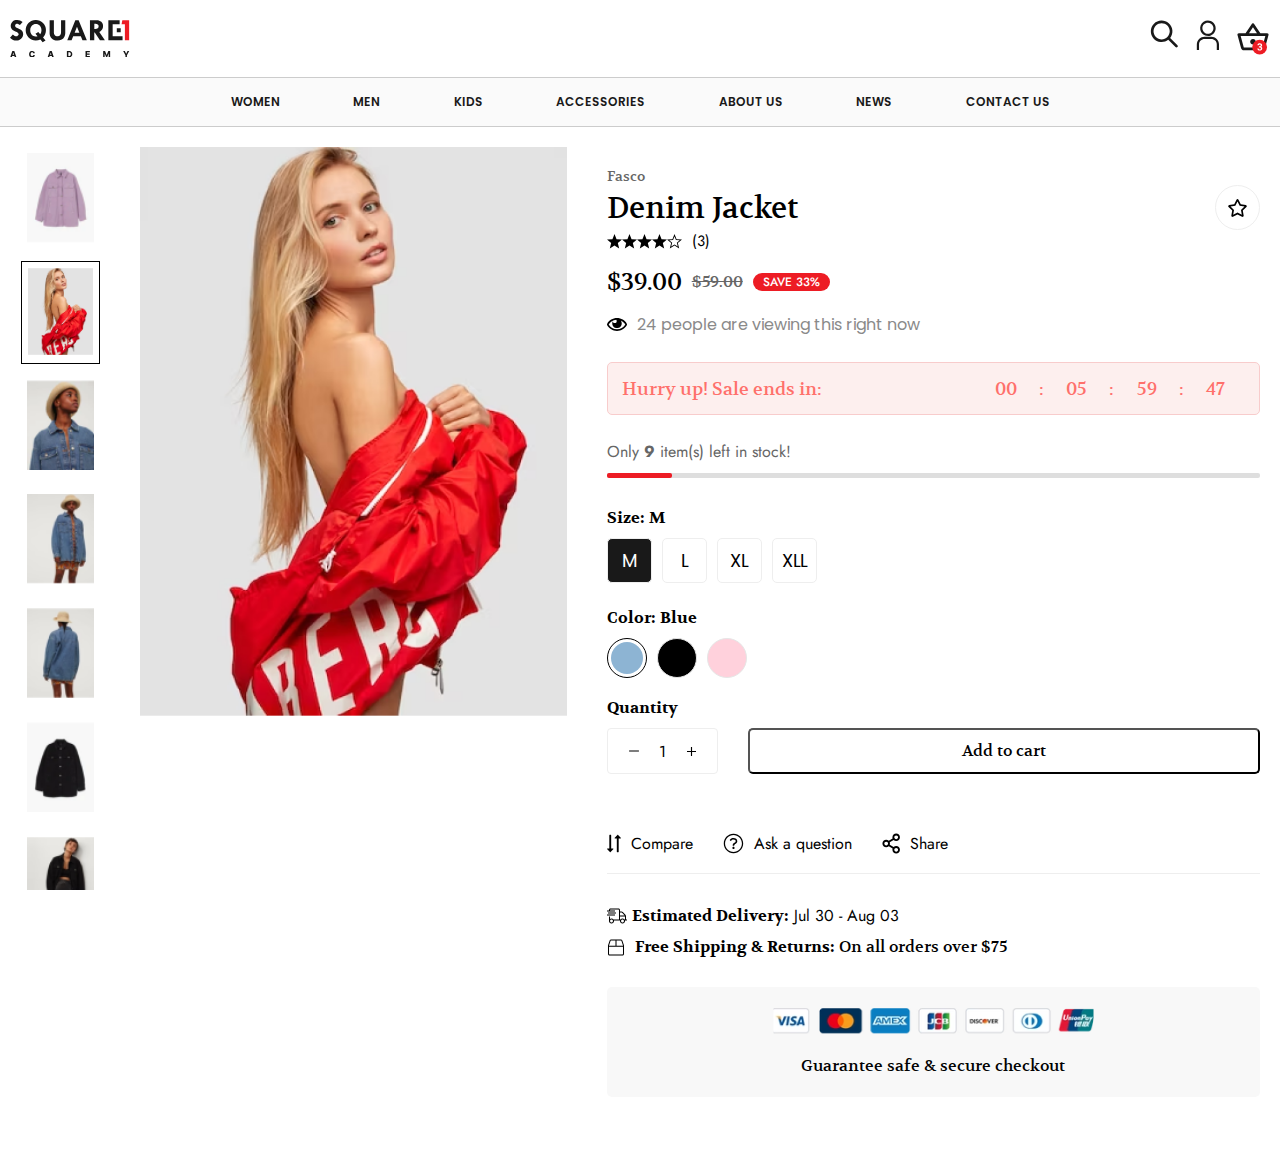
<file: ProductPage.html>
<!DOCTYPE html>
<html lang="en">
<head>
    <meta charset="UTF-8">
    <meta name="viewport" content="width=device-width, initial-scale=1.0">
    <title>Document</title>
    <link rel="stylesheet" href="./styles/ProducPage.css">
    <script defer src="./scripts/index.js"></script>
    <script defer src="./scripts/ProducPage.js"></script>
</head>
<body>
    <header>
        <div class="header__above-part">
            <svg xmlns="http://www.w3.org/2000/svg" fill="none" viewBox="0 0 24 24" stroke-width="1.5" stroke="currentColor" class="header-above-part__menu-icon">
                <path stroke-linecap="round" stroke-linejoin="round" d="M3.75 6.75h16.5M3.75 12h16.5m-16.5 5.25h16.5" />
            </svg>
            <figure class="header__logo-container">
                <a href="./index.html">
                    <img class="header__logo" src="./assets/img/logo.svg" alt="Square One academy logo">
                </a>
            </figure>
            <div class="header__icons-container" >
                <!-- * Search Icon -->
                <a href="#" class="header__link-icon-container">
                    <svg width="28" height="28" viewBox="0 0 28 28" fill="none" xmlns="http://www.w3.org/2000/svg" class="header__icon">
                        <path fill-rule="evenodd" clip-rule="evenodd" d="M20.1649 17.9129L27.4276 25.1758C27.6828 25.4312 27.8262 25.7776 27.826 26.1388C27.8259 26.4999 27.6823 26.8462 27.4269 27.1015C27.1714 27.3568 26.825 27.5001 26.4639 27.5C26.1028 27.4999 25.7565 27.3563 25.5012 27.1008L18.2385 19.838C16.0675 21.5196 13.3373 22.311 10.6035 22.0511C7.86964 21.7912 5.33751 20.4995 3.52218 18.4389C1.70685 16.3783 0.744696 13.7035 0.831445 10.9586C0.918193 8.21377 2.04733 5.60506 3.98915 3.66318C5.93098 1.72131 8.53962 0.592146 11.2844 0.505395C14.0292 0.418644 16.7039 1.38082 18.7645 3.1962C20.8251 5.01157 22.1167 7.54377 22.3766 10.2777C22.6365 13.0116 21.8451 15.7418 20.1636 17.9129H20.1649ZM11.6266 19.3992C13.7747 19.3992 15.8349 18.5459 17.3538 17.0269C18.8728 15.5079 19.7262 13.4476 19.7262 11.2994C19.7262 9.15121 18.8728 7.09099 17.3538 5.57198C15.8349 4.05297 13.7747 3.1996 11.6266 3.1996C9.4784 3.1996 7.41823 4.05297 5.89925 5.57198C4.38028 7.09099 3.52693 9.15121 3.52693 11.2994C3.52693 13.4476 4.38028 15.5079 5.89925 17.0269C7.41823 18.5459 9.4784 19.3992 11.6266 19.3992Z" fill="#191919"/>
                    </svg>
                </a>

                <!-- * Profile Icon -->
                <a href="#" class="header__link-icon-container">
                    <svg width="23" height="31" viewBox="0 0 23 31" fill="none" xmlns="http://www.w3.org/2000/svg" class="header__icon">
                        <path d="M11.913 2.71739C13.0094 2.71739 14.0811 3.04251 14.9928 3.65164C15.9044 4.26076 16.6149 5.12653 17.0345 6.13947C17.4541 7.15241 17.5638 8.26702 17.3499 9.34235C17.136 10.4177 16.6081 11.4054 15.8328 12.1807C15.0575 12.956 14.0698 13.4839 12.9945 13.6978C11.9191 13.9117 10.8045 13.8019 9.79158 13.3824C8.77864 12.9628 7.91286 12.2523 7.30374 11.3407C6.69461 10.429 6.36949 9.35727 6.36949 8.26087C6.36949 6.79065 6.95354 5.38064 7.99314 4.34104C9.03275 3.30143 10.4428 2.71739 11.913 2.71739ZM11.913 0.5C10.378 0.5 8.87753 0.955167 7.60127 1.80794C6.325 2.66072 5.33027 3.8728 4.74286 5.29091C4.15546 6.70903 4.00177 8.26948 4.30123 9.77494C4.60068 11.2804 5.33983 12.6633 6.42521 13.7486C7.51059 14.834 8.89344 15.5732 10.3989 15.8726C11.9044 16.1721 13.4648 16.0184 14.8829 15.431C16.301 14.8436 17.5131 13.8488 18.3659 12.5726C19.2187 11.2963 19.6738 9.79583 19.6738 8.26087C19.6738 6.20256 18.8562 4.22855 17.4007 2.77311C15.9453 1.31766 13.9713 0.5 11.913 0.5Z" fill="#191919"/>
                        <path d="M23 30.0652H20.7826V24.5217C20.7826 23.0515 20.1985 21.6415 19.1589 20.6019C18.1193 19.5623 16.7093 18.9783 15.2391 18.9783H8.58692C7.1167 18.9783 5.70669 19.5623 4.66709 20.6019C3.62748 21.6415 3.04344 23.0515 3.04344 24.5217V30.0652H0.82605V24.5217C0.82605 22.4634 1.64371 20.4894 3.09916 19.034C4.5546 17.5785 6.52861 16.7609 8.58692 16.7609H15.2391C17.2974 16.7609 19.2714 17.5785 20.7269 19.034C22.1823 20.4894 23 22.4634 23 24.5217V30.0652Z" fill="#191919"/>
                        </svg>
                </a>

                <!-- * Profile Icon -->
                <a href="#" class="header__link-icon-container">
                    <svg id="minicar-icon" width="34" height="35" viewBox="0 0 34 35" fill="none" xmlns="http://www.w3.org/2000/svg" class="header__icon">
                        <mask id="mask0_1_4597" style="mask-type:alpha" maskUnits="userSpaceOnUse" x="0" y="0" width="34" height="35">
                        <rect y="0.5" width="34" height="34" fill="#D9D9D9"/>
                        </mask>
                        <g mask="url(#mask0_1_4597)">
                        <path d="M7.82714 30.25C7.18964 30.25 6.62298 30.0552 6.12714 29.6656C5.63131 29.276 5.28895 28.7743 5.10006 28.1604L1.48756 15.0562C1.3695 14.6076 1.44624 14.1944 1.71777 13.8167C1.9893 13.4389 2.36117 13.25 2.83339 13.25H9.56256L15.7959 3.97083C15.9139 3.78194 16.0792 3.62847 16.2917 3.51042C16.5042 3.39236 16.7285 3.33333 16.9646 3.33333C17.2008 3.33333 17.4251 3.39236 17.6376 3.51042C17.8501 3.62847 18.0153 3.78194 18.1334 3.97083L24.3667 13.25H31.1667C31.6389 13.25 32.0108 13.4389 32.2824 13.8167C32.5539 14.1944 32.6306 14.6076 32.5126 15.0562L28.9001 28.1604C28.7112 28.7743 28.3688 29.276 27.873 29.6656C27.3771 30.0552 26.8105 30.25 26.173 30.25H7.82714ZM7.79173 27.4167H26.2084L29.3251 16.0833H4.67506L7.79173 27.4167ZM17.0001 24.5833C17.7792 24.5833 18.4462 24.3059 19.0011 23.751C19.556 23.1962 19.8334 22.5292 19.8334 21.75C19.8334 20.9708 19.556 20.3038 19.0011 19.749C18.4462 19.1941 17.7792 18.9167 17.0001 18.9167C16.2209 18.9167 15.5539 19.1941 14.999 19.749C14.4442 20.3038 14.1667 20.9708 14.1667 21.75C14.1667 22.5292 14.4442 23.1962 14.999 23.751C15.5539 24.3059 16.2209 24.5833 17.0001 24.5833ZM12.998 13.25H20.9667L16.9646 7.3L12.998 13.25Z" fill="#191919"/>
                        </g>
                        <circle cx="23.6522" cy="27.1087" r="7.3913" fill="#ED1C24"/>
                        <path d="M22.9189 26.3203H23.6709C24.029 26.3203 24.2943 26.2308 24.4668 26.0518C24.6393 25.8727 24.7256 25.6351 24.7256 25.3389C24.7256 25.0524 24.6393 24.8294 24.4668 24.6699C24.2975 24.5104 24.0632 24.4307 23.7637 24.4307C23.4935 24.4307 23.2673 24.5055 23.085 24.6553C22.9027 24.8018 22.8115 24.9938 22.8115 25.2315H21.4004C21.4004 24.8604 21.4997 24.5283 21.6982 24.2354C21.9001 23.9391 22.18 23.708 22.5381 23.542C22.8994 23.376 23.2965 23.293 23.7295 23.293C24.4814 23.293 25.0706 23.4736 25.4971 23.835C25.9235 24.193 26.1367 24.6878 26.1367 25.3194C26.1367 25.6449 26.0374 25.9444 25.8389 26.2178C25.6403 26.4912 25.3799 26.7012 25.0576 26.8477C25.458 26.9909 25.7559 27.2057 25.9512 27.4922C26.1497 27.7787 26.249 28.1172 26.249 28.5078C26.249 29.1393 26.0179 29.6455 25.5557 30.0264C25.0967 30.4072 24.488 30.5977 23.7295 30.5977C23.0199 30.5977 22.4388 30.4105 21.9863 30.0361C21.5371 29.6618 21.3125 29.167 21.3125 28.5518H22.7236C22.7236 28.8187 22.8229 29.0368 23.0215 29.2061C23.2233 29.3753 23.4707 29.46 23.7637 29.46C24.099 29.46 24.361 29.3721 24.5498 29.1963C24.7419 29.0173 24.8379 28.7813 24.8379 28.4883C24.8379 27.7787 24.4473 27.4238 23.666 27.4238H22.9189V26.3203Z" fill="white"/>
                        </svg>
                </a>
            </div>
        </div>
        <nav class="header__navbar">
            <ul class="header__navbar-list">
                <li class="header__navbar-item"><a href="#">women</a></li>
                <li class="header__navbar-item"><a href="#">men</a></li>
                <li class="header__navbar-item"><a href="#">KiDS</a></li>
                <li class="header__navbar-item"><a href="#">ACCESSORIES</a></li>
                <li class="header__navbar-item"><a href="#">ABOUT US</a></li>
                <li class="header__navbar-item"><a href="#">NEWS</a></li>
                <li class="header__navbar-item"><a href="#">CONTACT US</a></li>
            </ul>
        </nav>
    </header>   
    <aside class="aside__NavigationMenu">
        <svg xmlns="http://www.w3.org/2000/svg" fill="none" viewBox="0 0 24 24" stroke-width="1.5" stroke="currentColor" class="aside__close-icon">
            <path stroke-linecap="round" stroke-linejoin="round" d="M6 18 18 6M6 6l12 12" />
        </svg>
        
        <div class="aside__icons-container" >
            <!-- * Search Icon -->
            <div href="#" class="aside__icon-container">
                <svg width="24" height="24" viewBox="0 0 28 28" fill="none" xmlns="http://www.w3.org/2000/svg" class="header__icon">
                    <path fill-rule="evenodd" clip-rule="evenodd" d="M20.1649 17.9129L27.4276 25.1758C27.6828 25.4312 27.8262 25.7776 27.826 26.1388C27.8259 26.4999 27.6823 26.8462 27.4269 27.1015C27.1714 27.3568 26.825 27.5001 26.4639 27.5C26.1028 27.4999 25.7565 27.3563 25.5012 27.1008L18.2385 19.838C16.0675 21.5196 13.3373 22.311 10.6035 22.0511C7.86964 21.7912 5.33751 20.4995 3.52218 18.4389C1.70685 16.3783 0.744696 13.7035 0.831445 10.9586C0.918193 8.21377 2.04733 5.60506 3.98915 3.66318C5.93098 1.72131 8.53962 0.592146 11.2844 0.505395C14.0292 0.418644 16.7039 1.38082 18.7645 3.1962C20.8251 5.01157 22.1167 7.54377 22.3766 10.2777C22.6365 13.0116 21.8451 15.7418 20.1636 17.9129H20.1649ZM11.6266 19.3992C13.7747 19.3992 15.8349 18.5459 17.3538 17.0269C18.8728 15.5079 19.7262 13.4476 19.7262 11.2994C19.7262 9.15121 18.8728 7.09099 17.3538 5.57198C15.8349 4.05297 13.7747 3.1996 11.6266 3.1996C9.4784 3.1996 7.41823 4.05297 5.89925 5.57198C4.38028 7.09099 3.52693 9.15121 3.52693 11.2994C3.52693 13.4476 4.38028 15.5079 5.89925 17.0269C7.41823 18.5459 9.4784 19.3992 11.6266 19.3992Z" fill="#191919"/>
                </svg>
                <p>Search</p>
            </div>

            <!-- * Profile Icon -->
            <div href="#" class="aside__icon-container">
                <svg width="24" height="24" viewBox="0 0 23 31" fill="none" xmlns="http://www.w3.org/2000/svg" class="header__icon">
                    <path d="M11.913 2.71739C13.0094 2.71739 14.0811 3.04251 14.9928 3.65164C15.9044 4.26076 16.6149 5.12653 17.0345 6.13947C17.4541 7.15241 17.5638 8.26702 17.3499 9.34235C17.136 10.4177 16.6081 11.4054 15.8328 12.1807C15.0575 12.956 14.0698 13.4839 12.9945 13.6978C11.9191 13.9117 10.8045 13.8019 9.79158 13.3824C8.77864 12.9628 7.91286 12.2523 7.30374 11.3407C6.69461 10.429 6.36949 9.35727 6.36949 8.26087C6.36949 6.79065 6.95354 5.38064 7.99314 4.34104C9.03275 3.30143 10.4428 2.71739 11.913 2.71739ZM11.913 0.5C10.378 0.5 8.87753 0.955167 7.60127 1.80794C6.325 2.66072 5.33027 3.8728 4.74286 5.29091C4.15546 6.70903 4.00177 8.26948 4.30123 9.77494C4.60068 11.2804 5.33983 12.6633 6.42521 13.7486C7.51059 14.834 8.89344 15.5732 10.3989 15.8726C11.9044 16.1721 13.4648 16.0184 14.8829 15.431C16.301 14.8436 17.5131 13.8488 18.3659 12.5726C19.2187 11.2963 19.6738 9.79583 19.6738 8.26087C19.6738 6.20256 18.8562 4.22855 17.4007 2.77311C15.9453 1.31766 13.9713 0.5 11.913 0.5Z" fill="#191919"/>
                    <path d="M23 30.0652H20.7826V24.5217C20.7826 23.0515 20.1985 21.6415 19.1589 20.6019C18.1193 19.5623 16.7093 18.9783 15.2391 18.9783H8.58692C7.1167 18.9783 5.70669 19.5623 4.66709 20.6019C3.62748 21.6415 3.04344 23.0515 3.04344 24.5217V30.0652H0.82605V24.5217C0.82605 22.4634 1.64371 20.4894 3.09916 19.034C4.5546 17.5785 6.52861 16.7609 8.58692 16.7609H15.2391C17.2974 16.7609 19.2714 17.5785 20.7269 19.034C22.1823 20.4894 23 22.4634 23 24.5217V30.0652Z" fill="#191919"/>
                </svg>
                <p>Profile</p>
            </div>

            <!-- * Notification Icon -->
            <div href="#" class="aside__icon-container">
                <svg width="24" height="24" viewBox="0 0 34 35" fill="none" xmlns="http://www.w3.org/2000/svg" class="header__icon">
                    <mask id="mask0_1_4597" style="mask-type:alpha" maskUnits="userSpaceOnUse" x="0" y="0" width="34" height="35">
                    <rect y="0.5" width="34" height="34" fill="#D9D9D9"/>
                    </mask>
                    <g mask="url(#mask0_1_4597)">
                    <path d="M7.82714 30.25C7.18964 30.25 6.62298 30.0552 6.12714 29.6656C5.63131 29.276 5.28895 28.7743 5.10006 28.1604L1.48756 15.0562C1.3695 14.6076 1.44624 14.1944 1.71777 13.8167C1.9893 13.4389 2.36117 13.25 2.83339 13.25H9.56256L15.7959 3.97083C15.9139 3.78194 16.0792 3.62847 16.2917 3.51042C16.5042 3.39236 16.7285 3.33333 16.9646 3.33333C17.2008 3.33333 17.4251 3.39236 17.6376 3.51042C17.8501 3.62847 18.0153 3.78194 18.1334 3.97083L24.3667 13.25H31.1667C31.6389 13.25 32.0108 13.4389 32.2824 13.8167C32.5539 14.1944 32.6306 14.6076 32.5126 15.0562L28.9001 28.1604C28.7112 28.7743 28.3688 29.276 27.873 29.6656C27.3771 30.0552 26.8105 30.25 26.173 30.25H7.82714ZM7.79173 27.4167H26.2084L29.3251 16.0833H4.67506L7.79173 27.4167ZM17.0001 24.5833C17.7792 24.5833 18.4462 24.3059 19.0011 23.751C19.556 23.1962 19.8334 22.5292 19.8334 21.75C19.8334 20.9708 19.556 20.3038 19.0011 19.749C18.4462 19.1941 17.7792 18.9167 17.0001 18.9167C16.2209 18.9167 15.5539 19.1941 14.999 19.749C14.4442 20.3038 14.1667 20.9708 14.1667 21.75C14.1667 22.5292 14.4442 23.1962 14.999 23.751C15.5539 24.3059 16.2209 24.5833 17.0001 24.5833ZM12.998 13.25H20.9667L16.9646 7.3L12.998 13.25Z" fill="#191919"/>
                    </g>
                </svg>
                <p>Notifications</p>
            </div>
        </div>
        <nav class="aside__navbar">
            <h2>Filter by</h2>
            <ul class="aside__navbar-list">
                <li class="aside__navbar-item"><a href="#">women</a></li>
                <li class="aside__navbar-item"><a href="#">ACCESSORIES</a></li>
                <li class="aside__navbar-item"><a href="#">KiDS</a></li>
                <li class="aside__navbar-item"><a href="#">men</a></li>
                <li class="aside__navbar-item"><a href="#">ABOUT US</a></li>
                <li class="aside__navbar-item"><a href="#">NEWS</a></li>
                <li class="aside__navbar-item"><a href="#">CONTACT US</a></li>
            </ul>
        </nav>
    </aside>
    <div class="aside-container__shadow-box">
        <aside>
            <svg id="close-popup-icon" width="16" height="16" viewBox="0 0 18 18" fill="none" xmlns="http://www.w3.org/2000/svg">
                <path d="M17 17L1 1M17 1L1 17" stroke="black" stroke-width="2" stroke-linecap="round"/>
            </svg>
            <h2>Shopping Cart</h2>
            <p>Buy <strong>$122.35</strong> more and get <strong>free shipping</strong></p>
            <div class="aside__items-container">
                <div class="aside__item">
                    <figure><img src="./assets/img/women_6.png" alt="Blonde women"></figure>
                    <div class="item__details-container">
                        <h3>Denim Jacket</h3>
                        <p class="details-container__price">Color : Red</p>
                        <p>$14.80</p>
                        <div class="details-container__increase-decrease-quantity">
                            <svg width="12" height="4" viewBox="0 0 11 3" fill="none" xmlns="http://www.w3.org/2000/svg">
                                <path d="M9.8125 0.9375H1.1875C1.08391 0.9375 1 1.02141 1 1.125V1.875C1 1.97859 1.08391 2.0625 1.1875 2.0625H9.8125C9.91609 2.0625 10 1.97859 10 1.875V1.125C10 1.02141 9.91609 0.9375 9.8125 0.9375Z" fill="black" stroke="black" stroke-width="0.0234375"/>
                            </svg>
                            <p>01</p>
                            <svg width="11" height="11" viewBox="0 0 11 11" fill="none" xmlns="http://www.w3.org/2000/svg">
                                <path d="M9.8125 4.9375H6.0625V1.1875C6.0625 1.08391 5.97859 1 5.875 1H5.125C5.02141 1 4.9375 1.08391 4.9375 1.1875V4.9375H1.1875C1.08391 4.9375 1 5.02141 1 5.125V5.875C1 5.97859 1.08391 6.0625 1.1875 6.0625H4.9375V9.8125C4.9375 9.91609 5.02141 10 5.125 10H5.875C5.97859 10 6.0625 9.91609 6.0625 9.8125V6.0625H9.8125C9.91609 6.0625 10 5.97859 10 5.875V5.125C10 5.02141 9.91609 4.9375 9.8125 4.9375Z" fill="black" stroke="black" stroke-width="0.0234375"/>
                            </svg>
                        </div>
                    </div>
                </div>
            </div>
            <div class="aside__checkbox-container">
                <input type="checkbox" id="wrap-product">
                <label for="wrap-product">
                For <strong>$10.00</strong> Please Wrap The Product
                </label>
            </div>
            <div class="aside__total-amount-section">
                <div>
                    <p>Subtotal</p>
                    <p>$100</p>
                </div>
                <button>Checkout</button>
                <a href="#">View Cart</a>
            </div>
        </aside>
    </div>
    <main>
        <section class="main__pictures-container">
            <aside class="pictures-container__side-menu">
                <figure><img src="./assets/img/pink-shirt.png" alt="Pink shirt"></figure>
                <figure class="side-menu__item--selected"><img src="./assets/img/women_6.png" alt="blonde girl"></figure>
                <figure><img src="./assets/img/women-with-hat-1.png" alt="Black woman with a hat"></figure>
                <figure><img src="./assets/img/woman-with-hat-2.png"  alt="Black woman with a hat"></figure>
                <figure><img src="./assets/img/woman-with-hat-3.png" alt="Black woman with a hat"></figure>
                <figure><img src="./assets/img/black-shirt.png" alt="Black shirt"></figure>
                <figure><img src="./assets/img/woman-with-black-jacket.png" alt="White women with black jacket"></figure>
            </aside>
            <figure><img src="./assets/img/woman_6_bigger.png" alt="Blonde woman"></figure>
        </section>
        <section class="main__deatils-container">
            <p>Fasco</p>
            <div class="details-container__title-container">
                <h2>Denim Jacket</h2>
                <div>
                    <svg width="19" height="18" viewBox="0 0 19 18" fill="none" xmlns="http://www.w3.org/2000/svg">
                        <path d="M17.8369 6.06597L12.764 5.32639L10.4967 0.729168C10.0904 -0.0902767 8.91332 -0.100693 8.5036 0.729168L6.23624 5.32639L1.16332 6.06597C0.253597 6.19792 -0.110986 7.31945 0.548736 7.96181L4.21887 11.5382L3.35082 16.5903C3.19457 17.5035 4.15638 18.1875 4.96193 17.7604L9.50013 15.375L14.0383 17.7604C14.8439 18.184 15.8057 17.5035 15.6494 16.5903L14.7814 11.5382L18.4515 7.96181C19.1112 7.31945 18.7467 6.19792 17.8369 6.06597ZM12.9932 10.9549L13.8161 15.7604L9.50013 13.4931L5.18415 15.7604L6.00707 10.9549L2.51401 7.55208L7.3404 6.8507L9.50013 2.4757L11.6598 6.8507L16.4862 7.55208L12.9932 10.9549Z" fill="black"/>
                    </svg>
                </div>
            </div>
            <div class="details-container__calification-container">
                <div>
                    <svg width="15" height="15" viewBox="0 0 15 15" fill="none" xmlns="http://www.w3.org/2000/svg">
                        <path d="M15 5.54538L9.54964 5.18705L7.49701 0.0303345L5.44439 5.18705L0 5.54538L4.1758 9.09107L2.80553 14.4697L7.49701 11.5042L12.1885 14.4697L10.8183 9.09107L15 5.54538Z" fill="black"/>
                    </svg>
                    <svg width="15" height="15" viewBox="0 0 15 15" fill="none" xmlns="http://www.w3.org/2000/svg">
                        <path d="M15 5.54538L9.54964 5.18705L7.49701 0.0303345L5.44439 5.18705L0 5.54538L4.1758 9.09107L2.80553 14.4697L7.49701 11.5042L12.1885 14.4697L10.8183 9.09107L15 5.54538Z" fill="black"/>
                    </svg>
                    <svg width="15" height="15" viewBox="0 0 15 15" fill="none" xmlns="http://www.w3.org/2000/svg">
                        <path d="M15 5.54538L9.54964 5.18705L7.49701 0.0303345L5.44439 5.18705L0 5.54538L4.1758 9.09107L2.80553 14.4697L7.49701 11.5042L12.1885 14.4697L10.8183 9.09107L15 5.54538Z" fill="black"/>
                    </svg>
                    <svg width="15" height="15" viewBox="0 0 15 15" fill="none" xmlns="http://www.w3.org/2000/svg">
                        <path d="M15 5.54538L9.54964 5.18705L7.49701 0.0303345L5.44439 5.18705L0 5.54538L4.1758 9.09107L2.80553 14.4697L7.49701 11.5042L12.1885 14.4697L10.8183 9.09107L15 5.54538Z" fill="black"/>
                    </svg>
                    <svg width="15" height="15" viewBox="0 0 15 15" fill="none" xmlns="http://www.w3.org/2000/svg">
                        <path d="M15 5.54547L9.55274 5.18723L7.5 0.0303955L5.44726 5.18726L0 5.5455L4.17943 9.08837L2.80828 14.4696L7.5 11.5043L12.1917 14.4696L10.8206 9.08861L15 5.54547ZM7.5 10.4646L4.20516 12.547L5.16688 8.77264L2.22155 6.27992L6.05859 6.02788L7.5 2.40684L8.94141 6.0279L12.7829 6.27992L9.83306 8.77241L10.7948 12.547L7.5 10.4646Z" fill="black"/>
                    </svg>    
                </div>
                <p>(3)</p>
            </div>
            <div class="details-container__prices-container">
                <span class="prices-container__normal-price">$39.00</span>
                <span class="prices-container__discounted-price">$59.00</span>
                <div><span>SAVE 33%</span></div>
            </div>
            <div class="details-container__people-waching-container">
                <svg width="20" height="13" viewBox="0 0 20 13" fill="none" xmlns="http://www.w3.org/2000/svg">
                    <path d="M19.7693 5.65386C17.8115 2.33157 14.1601 0.111115 10 0.111115C5.83821 0.111115 2.18766 2.33313 0.23078 5.65386C0.0796862 5.91025 0 6.20242 0 6.50002C0 6.79762 0.0796862 7.08979 0.23078 7.34618C2.18859 10.6684 5.83995 12.8889 10 12.8889C14.1618 12.8889 17.8124 10.6669 19.7693 7.34615C19.9203 7.08976 20 6.7976 20 6.5C20 6.20241 19.9203 5.91024 19.7693 5.65386ZM10 11.2222C6.43904 11.2222 3.33019 9.32289 1.66668 6.5C3.19991 3.89816 5.96102 2.08091 9.17231 1.81226C9.51245 2.16243 9.72224 2.63993 9.72224 3.16667C9.72224 4.24056 8.85168 5.11111 7.77779 5.11111C6.70391 5.11111 5.83335 4.24056 5.83335 3.16667L5.83338 3.16521C5.47898 3.82789 5.27779 4.58486 5.27779 5.38889C5.27779 7.99691 7.392 10.1111 10 10.1111C12.608 10.1111 14.7222 7.99691 14.7222 5.38889C14.7222 4.31143 14.3611 3.31844 13.7537 2.52379C15.6842 3.32771 17.292 4.73285 18.3334 6.5C16.6699 9.32289 13.561 11.2222 10 11.2222Z" fill="black" stroke="black" stroke-width="0.0347222"/>
                </svg>
                <p>24 people are viewing this right now</p>
            </div>
            <div class="details-container__hurry-up-container">
                <p>Hurry up! Sale ends in:</p>
                <div class="hurry-up-section__timer">
                    <p id="days">00</p>
                    <p>:</p>
                    <p id="hours">05</p>
                    <p>:</p>
                    <p id="minutes">59</p>
                    <p>:</p>
                    <p id="seconds">47</p>
                </div>
            </div>
            <div class="details-container__stock">
                <p>Only <strong>9</strong> item(s) left in stock!</p>
                <div>
                    <div></div>
                </div>
            </div>
            <div class="details-container__size-section">
                <h3>Size: M</h3>
                <div class="size-section__size-container">
                    <div class="size-section__selected-item">M</div>
                    <div>L</div>
                    <div>XL</div>
                    <div>XLL</div>
                </div>
            </div>
            <div class="details-container__colors-section">
                <h3>Color: Blue</h3>
                <div class="colors-section__colors-container">
                    <div class="colors-container__selected-color">
                        <div class="color-item__blue-color">
                        </div>
                    </div>
                    <div class="color-item__black-color"></div>
                    <div class="color-item__pink-color"></div>
                </div>
            </div>
            <div class="details-container__quantity-section">
                <h3>Quantity</h3>
                <div class="quantity-section__buttons-container">
                    <div class="buttons-container__increase-decrease-section">
                        <svg width="12" height="4" viewBox="0 0 11 3" fill="none" xmlns="http://www.w3.org/2000/svg">
                            <path d="M9.8125 0.9375H1.1875C1.08391 0.9375 1 1.02141 1 1.125V1.875C1 1.97859 1.08391 2.0625 1.1875 2.0625H9.8125C9.91609 2.0625 10 1.97859 10 1.875V1.125C10 1.02141 9.91609 0.9375 9.8125 0.9375Z" fill="black" stroke="black" stroke-width="0.0234375"/>
                        </svg>
                        <p>1</p>
                        <svg width="11" height="11" viewBox="0 0 11 11" fill="none" xmlns="http://www.w3.org/2000/svg">
                            <path d="M9.8125 4.9375H6.0625V1.1875C6.0625 1.08391 5.97859 1 5.875 1H5.125C5.02141 1 4.9375 1.08391 4.9375 1.1875V4.9375H1.1875C1.08391 4.9375 1 5.02141 1 5.125V5.875C1 5.97859 1.08391 6.0625 1.1875 6.0625H4.9375V9.8125C4.9375 9.91609 5.02141 10 5.125 10H5.875C5.97859 10 6.0625 9.91609 6.0625 9.8125V6.0625H9.8125C9.91609 6.0625 10 5.97859 10 5.875V5.125C10 5.02141 9.91609 4.9375 9.8125 4.9375Z" fill="black" stroke="black" stroke-width="0.0234375"/>
                        </svg>
                    </div>
                    <button class="buttons-container__button-add-to-the-cart">
                        Add to cart
                    </button>
                </div>
            </div>
            <div class="details-container__actions-section">
                <div>
                    <svg width="14" height="19" viewBox="0 0 14 19" fill="none" xmlns="http://www.w3.org/2000/svg">
                        <path d="M5.90601 14.5H4.18726V1.375C4.18726 1.20924 4.12141 1.05027 4.0042 0.933058C3.88699 0.815848 3.72802 0.75 3.56226 0.75H2.93726C2.7715 0.75 2.61253 0.815848 2.49532 0.933058C2.37811 1.05027 2.31226 1.20924 2.31226 1.375V14.5H0.593509C0.501916 14.5 0.412315 14.5267 0.335777 14.5771C0.25924 14.6274 0.199119 14.699 0.162843 14.7831C0.126567 14.8672 0.115726 14.9601 0.131658 15.0503C0.147591 15.1405 0.1896 15.224 0.252494 15.2906L2.90874 18.1031C2.95255 18.1495 3.00536 18.1864 3.06393 18.2116C3.1225 18.2368 3.1856 18.2498 3.24937 18.2498C3.31314 18.2498 3.37624 18.2368 3.43481 18.2116C3.49338 18.1864 3.54618 18.1495 3.58999 18.1031L6.24624 15.2906C6.30909 15.2241 6.35109 15.1406 6.36704 15.0505C6.383 14.9604 6.37223 14.8675 6.33605 14.7835C6.29987 14.6994 6.23987 14.6277 6.16345 14.5774C6.08703 14.527 5.99754 14.5001 5.90601 14.5ZM13.7466 3.70938L11.0904 0.896875C11.0466 0.850534 10.9938 0.813621 10.9352 0.788392C10.8766 0.763164 10.8135 0.750152 10.7498 0.750152C10.686 0.750152 10.6229 0.763164 10.5643 0.788392C10.5057 0.813621 10.4529 0.850534 10.4091 0.896875L7.75288 3.70938C7.69001 3.77594 7.64801 3.85945 7.63207 3.94962C7.61612 4.03978 7.62693 4.13263 7.66316 4.21672C7.69938 4.30081 7.75944 4.37245 7.83592 4.42279C7.9124 4.47313 8.00195 4.49997 8.09351 4.5H9.81226V17.625C9.81226 17.7908 9.87811 17.9497 9.99532 18.0669C10.1125 18.1842 10.2715 18.25 10.4373 18.25H11.0623C11.228 18.25 11.387 18.1842 11.5042 18.0669C11.6214 17.9497 11.6873 17.7908 11.6873 17.625V4.5H13.406C13.4976 4.49997 13.5871 4.47313 13.6636 4.42279C13.7401 4.37245 13.8001 4.30081 13.8364 4.21672C13.8726 4.13263 13.8834 4.03978 13.8675 3.94962C13.8515 3.85945 13.8095 3.77594 13.7466 3.70938Z" fill="black"/>
                    </svg>
                    <p>Compare</p>
                </div>
                <div>
                    <svg width="21" height="21" viewBox="0 0 21 21" fill="none" xmlns="http://www.w3.org/2000/svg">
                        <path d="M10.48 13.7812C9.87592 13.7812 9.38623 14.2709 9.38623 14.875C9.38623 15.4791 9.87592 15.9688 10.48 15.9688C11.084 15.9688 11.5737 15.4791 11.5737 14.875C11.5737 14.2709 11.084 13.7812 10.48 13.7812ZM10.7796 12.8438H10.1546C9.89572 12.8438 9.68584 12.6339 9.68584 12.375V12.3601C9.68584 9.61234 12.7108 9.875 12.7108 8.16449C12.7108 7.38262 12.0171 6.59375 10.4671 6.59375C9.32865 6.59375 8.73799 6.97066 8.15416 7.71453C8.0015 7.90906 7.72236 7.94871 7.51947 7.80734L7.00643 7.44992C6.7867 7.29684 6.73846 6.99012 6.90311 6.77894C7.73225 5.71539 8.716 5.03125 10.4671 5.03125C12.5108 5.03125 14.2733 6.1934 14.2733 8.16449C14.2733 10.7979 11.2483 10.6586 11.2483 12.3601V12.375C11.2483 12.6339 11.0385 12.8438 10.7796 12.8438ZM10.48 2.0625C15.1136 2.0625 18.9175 5.81543 18.9175 10.5C18.9175 15.1598 15.1437 18.9375 10.48 18.9375C5.82201 18.9375 2.04248 15.1655 2.04248 10.5C2.04248 5.84363 5.816 2.0625 10.48 2.0625ZM10.48 0.8125C5.1301 0.8125 0.79248 5.15168 0.79248 10.5C0.79248 15.8514 5.1301 20.1875 10.48 20.1875C15.8299 20.1875 20.1675 15.8514 20.1675 10.5C20.1675 5.15168 15.8299 0.8125 10.48 0.8125Z" fill="black" stroke="black" stroke-width="0.0390625"/>
                    </svg>
                    <p>Ask a question</p>
                </div>
                <div>
                    <svg width="18" height="21" viewBox="0 0 18 21" fill="none" xmlns="http://www.w3.org/2000/svg">
                        <path d="M14.1802 13C15.2218 13 16.1073 13.3646 16.8364 14.0938C17.5655 14.8229 17.9302 15.7084 17.9302 16.75C17.9302 17.7916 17.5655 18.6771 16.8364 19.4062C16.1073 20.1354 15.2218 20.5 14.1802 20.5C13.1386 20.5 12.2531 20.1354 11.5239 19.4062C10.7948 18.6771 10.4302 17.7916 10.4302 16.75C10.4302 16.3594 10.4823 15.9817 10.5864 15.6172L6.7583 13.2344C6.02914 13.9115 5.16976 14.25 4.18018 14.25C3.13851 14.25 2.25309 13.8854 1.52393 13.1562C0.79476 12.4271 0.430176 11.5417 0.430176 10.5C0.430176 9.45834 0.79476 8.57291 1.52393 7.84375C2.25309 7.11459 3.13851 6.75 4.18018 6.75C5.16976 6.75 6.02914 7.08854 6.7583 7.76562L10.5864 5.38281C10.4823 5.01823 10.4302 4.64062 10.4302 4.25C10.4302 3.20834 10.7948 2.32291 11.5239 1.59375C12.2531 0.864584 13.1386 0.5 14.1802 0.5C15.2218 0.5 16.1073 0.864584 16.8364 1.59375C17.5655 2.32291 17.9302 3.20834 17.9302 4.25C17.9302 5.29166 17.5655 6.17709 16.8364 6.90625C16.1073 7.63541 15.2218 8 14.1802 8C13.1906 8 12.3312 7.66146 11.6021 6.98438L7.77393 9.36719C8.0083 10.1224 8.0083 10.8776 7.77393 11.6328L11.6021 14.0156C12.3312 13.3385 13.1906 13 14.1802 13ZM15.5083 2.92188C15.1437 2.55729 14.7011 2.375 14.1802 2.375C13.6593 2.375 13.2167 2.55729 12.8521 2.92188C12.4875 3.28646 12.3052 3.72916 12.3052 4.25C12.3052 4.77084 12.4875 5.21354 12.8521 5.57812C13.2167 5.94271 13.6593 6.125 14.1802 6.125C14.7011 6.125 15.1437 5.94271 15.5083 5.57812C15.8729 5.21354 16.0552 4.77084 16.0552 4.25C16.0552 3.72916 15.8729 3.28646 15.5083 2.92188ZM2.85205 11.8281C3.21664 12.1927 3.65934 12.375 4.18018 12.375C4.70101 12.375 5.14371 12.1927 5.5083 11.8281C5.87289 11.4635 6.05518 11.0208 6.05518 10.5C6.05518 9.97916 5.87289 9.53646 5.5083 9.17188C5.14371 8.80729 4.70101 8.625 4.18018 8.625C3.65934 8.625 3.21664 8.80729 2.85205 9.17188C2.48746 9.53646 2.30518 9.97916 2.30518 10.5C2.30518 11.0208 2.48746 11.4635 2.85205 11.8281ZM12.8521 18.0781C13.2167 18.4428 13.6593 18.625 14.1802 18.625C14.7011 18.625 15.1437 18.4428 15.5083 18.0781C15.8729 17.7135 16.0552 17.2709 16.0552 16.75C16.0552 16.2291 15.8729 15.7865 15.5083 15.4219C15.1437 15.0573 14.7011 14.875 14.1802 14.875C13.6593 14.875 13.2167 15.0573 12.8521 15.4219C12.4875 15.7865 12.3052 16.2291 12.3052 16.75C12.3052 17.2709 12.4875 17.7135 12.8521 18.0781Z" fill="black"/>
                    </svg>
                    <p>Share</p>
                </div>
            </div>
            <div  class="details-container__estimated-delivery">
                <svg width="20" height="16" viewBox="0 0 20 16" fill="none" xmlns="http://www.w3.org/2000/svg">
                    <path d="M8.75 5.5C8.8875 5.5 9 5.3875 9 5.25V4.75C9 4.6125 8.8875 4.5 8.75 4.5H1.25C1.1125 4.5 1 4.6125 1 4.75V5.25C1 5.3875 1.1125 5.5 1.25 5.5H8.75ZM19.75 11.5H19V8.12187C19 7.59687 18.7875 7.08125 18.4125 6.70937L15.7906 4.0875C15.4219 3.7125 14.9062 3.5 14.3781 3.5H13V1.95625C13 1.15312 12.3063 0.5 11.4563 0.5H3.54375C2.69375 0.5 2 1.15312 2 1.95625V2.5H0.25C0.1125 2.5 0 2.6125 0 2.75V3.25C0 3.3875 0.1125 3.5 0.25 3.5H7.75C7.8875 3.5 8 3.3875 8 3.25V2.75C8 2.6125 7.8875 2.5 7.75 2.5H3V1.95625C3 1.70312 3.24375 1.5 3.54375 1.5H11.4563C11.7563 1.5 12 1.70312 12 1.95625V11.5H6.4875C6.03125 10.8969 5.3125 10.5 4.5 10.5C3.93438 10.5 3.41875 10.6937 3 11.0125V8.5H2V13C2 14.3813 3.11875 15.5 4.5 15.5C5.88125 15.5 7 14.3813 7 13C7 12.8281 6.98125 12.6625 6.95 12.5H13.05C13.0156 12.6625 13 12.8281 13 13C13 14.3813 14.1187 15.5 15.5 15.5C16.8813 15.5 18 14.3813 18 13C18 12.8281 17.9813 12.6625 17.95 12.5H19.75C19.8875 12.5 20 12.3875 20 12.25V11.75C20 11.6125 19.8875 11.5 19.75 11.5ZM4.5 14.5C3.67188 14.5 3 13.8281 3 13C3 12.1719 3.67188 11.5 4.5 11.5C5.32812 11.5 6 12.1719 6 13C6 13.8281 5.32812 14.5 4.5 14.5ZM13 4.5H14.3781C14.6406 4.5 14.9 4.60625 15.0844 4.79375L17.7062 7.41563C17.7312 7.44063 17.7406 7.475 17.7625 7.50313H13V4.5ZM15.5 14.5C14.6719 14.5 14 13.8281 14 13C14 12.1719 14.6719 11.5 15.5 11.5C16.3281 11.5 17 12.1719 17 13C17 13.8281 16.3281 14.5 15.5 14.5ZM18 11.5H17.4875C17.0312 10.8969 16.3125 10.5 15.5 10.5C14.6875 10.5 13.9688 10.8969 13.5125 11.5H13V8.5H18V11.5ZM8 7.25V6.75C8 6.6125 7.8875 6.5 7.75 6.5H0.25C0.1125 6.5 0 6.6125 0 6.75V7.25C0 7.3875 0.1125 7.5 0.25 7.5H7.75C7.8875 7.5 8 7.3875 8 7.25Z" fill="black" stroke="black" stroke-width="0.03125"/>
                </svg>
                <p class="estimated-delivery__label">Estimated Delivery:</p>
                <p class="estimated-delivery__actual-date">Jul 30 - Aug 03</p>
            </div>
            <div class="details-container__free-shipping">
                <svg width="18" height="17" viewBox="0 0 18 17" fill="none" xmlns="http://www.w3.org/2000/svg">
                    <path d="M16.9219 6.26875L15.3406 1.525C15.1375 0.9125 14.5656 0.5 13.9187 0.5H4.08125C3.43437 0.5 2.8625 0.9125 2.65937 1.525L1.07812 6.26875C1.02812 6.42188 1 6.58125 1 6.74375V15C1 15.8281 1.67188 16.5 2.5 16.5H15.5C16.3281 16.5 17 15.8281 17 15V6.74375C17 6.58125 16.975 6.42188 16.9219 6.26875ZM2 6.74375C2 6.69063 2.00937 6.6375 2.025 6.58437L3.60625 1.84063C3.675 1.6375 3.86562 1.5 4.08125 1.5H8.5V6.75H2V6.74375ZM16 15C16 15.275 15.775 15.5 15.5 15.5H2.5C2.225 15.5 2 15.275 2 15V7.75H16V15ZM16 6.75H9.5V1.5H13.9187C14.1344 1.5 14.325 1.6375 14.3938 1.84063L15.975 6.58437C15.9906 6.63438 16 6.6875 16 6.74375V6.75Z" fill="black" stroke="black" stroke-width="0.03125"/>
                </svg>
                <p><strong>Free Shipping & Returns:</strong> On all orders over $75</p>
            </div>
            <div class="details-container__payment-methods">
                <figure><img src="./assets/img/trustbag.png" alt="Payment methods"></figure>
                <p>Guarantee safe & secure checkout</p>
            </div>
        </section>
    </main>
</body>
</html>
</file>
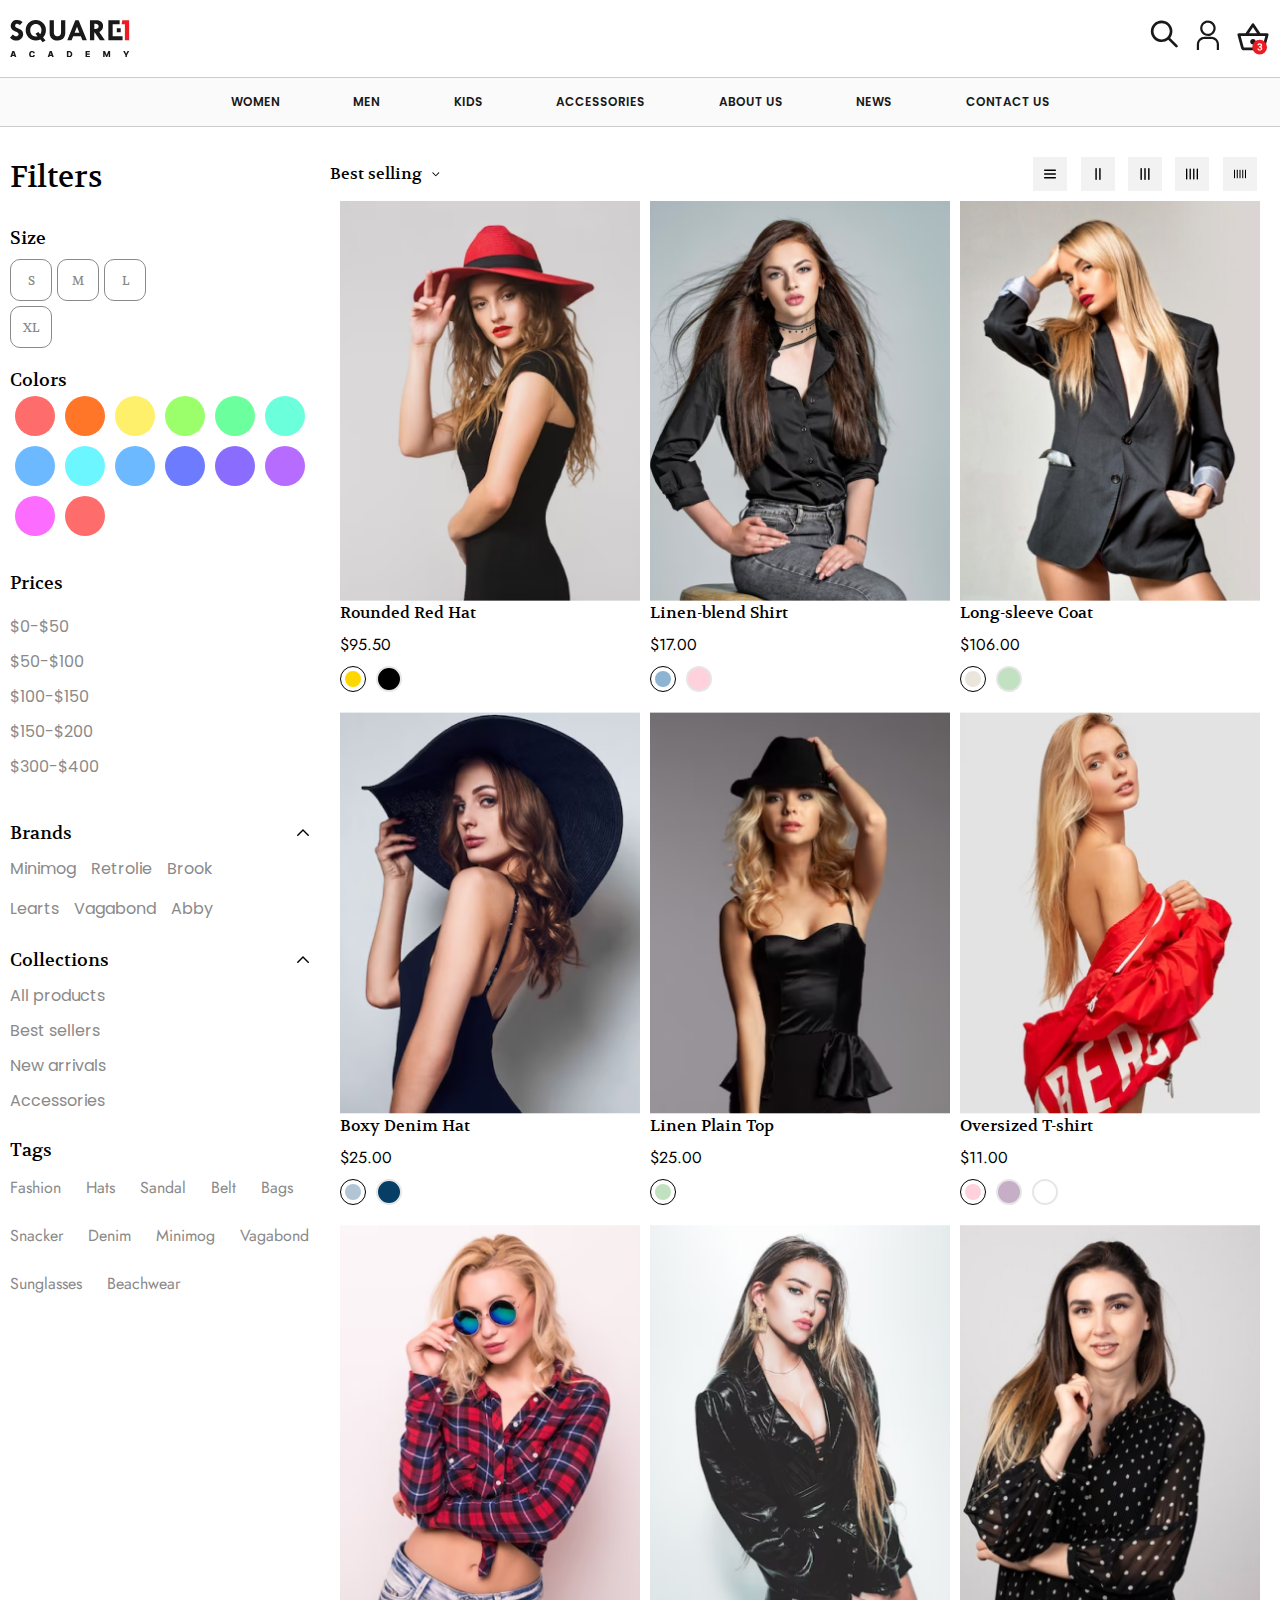
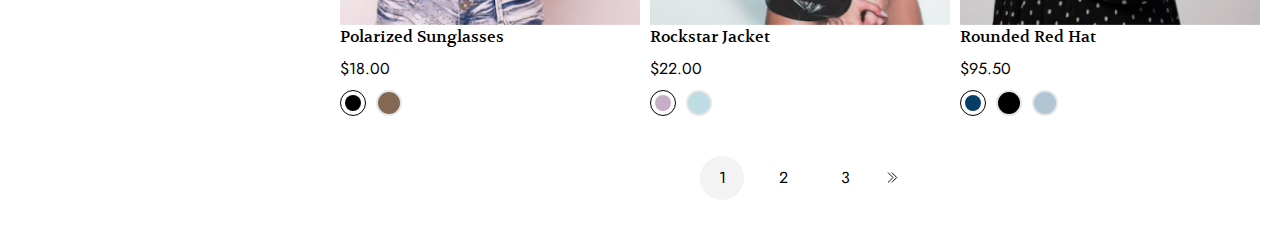
<file: shopPage.html>
<!DOCTYPE html>
<html lang="en">
<head>
    <meta charset="UTF-8">
    <meta name="viewport" content="width=device-width, initial-scale=1.0">
    <title>Document</title>
    <link rel="stylesheet" href="./styles/shopPage.css">
    <link rel="icon" href="https://www.square1.io/favicon.svg">
    <script defer src="./scripts/index.js"></script>
    <script defer src="./scripts/shopPage.js"></script>
</head>
<body>
    <header>
        <div class="header__above-part">
            <svg xmlns="http://www.w3.org/2000/svg" fill="none" viewBox="0 0 24 24" stroke-width="1.5" stroke="currentColor" class="header-above-part__menu-icon">
                <path stroke-linecap="round" stroke-linejoin="round" d="M3.75 6.75h16.5M3.75 12h16.5m-16.5 5.25h16.5" />
            </svg>
            <figure class="header__logo-container">
                <a href="./index.html">
                    <img class="header__logo" src="./assets/img/logo.svg" alt="Square One academy logo">
                </a>
            </figure>
            <div class="header__icons-container" >
                <!-- * Search Icon -->
                <a href="#" class="header__link-icon-container">
                    <svg width="28" height="28" viewBox="0 0 28 28" fill="none" xmlns="http://www.w3.org/2000/svg" class="header__icon">
                        <path fill-rule="evenodd" clip-rule="evenodd" d="M20.1649 17.9129L27.4276 25.1758C27.6828 25.4312 27.8262 25.7776 27.826 26.1388C27.8259 26.4999 27.6823 26.8462 27.4269 27.1015C27.1714 27.3568 26.825 27.5001 26.4639 27.5C26.1028 27.4999 25.7565 27.3563 25.5012 27.1008L18.2385 19.838C16.0675 21.5196 13.3373 22.311 10.6035 22.0511C7.86964 21.7912 5.33751 20.4995 3.52218 18.4389C1.70685 16.3783 0.744696 13.7035 0.831445 10.9586C0.918193 8.21377 2.04733 5.60506 3.98915 3.66318C5.93098 1.72131 8.53962 0.592146 11.2844 0.505395C14.0292 0.418644 16.7039 1.38082 18.7645 3.1962C20.8251 5.01157 22.1167 7.54377 22.3766 10.2777C22.6365 13.0116 21.8451 15.7418 20.1636 17.9129H20.1649ZM11.6266 19.3992C13.7747 19.3992 15.8349 18.5459 17.3538 17.0269C18.8728 15.5079 19.7262 13.4476 19.7262 11.2994C19.7262 9.15121 18.8728 7.09099 17.3538 5.57198C15.8349 4.05297 13.7747 3.1996 11.6266 3.1996C9.4784 3.1996 7.41823 4.05297 5.89925 5.57198C4.38028 7.09099 3.52693 9.15121 3.52693 11.2994C3.52693 13.4476 4.38028 15.5079 5.89925 17.0269C7.41823 18.5459 9.4784 19.3992 11.6266 19.3992Z" fill="#191919"/>
                    </svg>
                </a>

                <!-- * Profile Icon -->
                <a href="#" class="header__link-icon-container">
                    <svg width="23" height="31" viewBox="0 0 23 31" fill="none" xmlns="http://www.w3.org/2000/svg" class="header__icon">
                        <path d="M11.913 2.71739C13.0094 2.71739 14.0811 3.04251 14.9928 3.65164C15.9044 4.26076 16.6149 5.12653 17.0345 6.13947C17.4541 7.15241 17.5638 8.26702 17.3499 9.34235C17.136 10.4177 16.6081 11.4054 15.8328 12.1807C15.0575 12.956 14.0698 13.4839 12.9945 13.6978C11.9191 13.9117 10.8045 13.8019 9.79158 13.3824C8.77864 12.9628 7.91286 12.2523 7.30374 11.3407C6.69461 10.429 6.36949 9.35727 6.36949 8.26087C6.36949 6.79065 6.95354 5.38064 7.99314 4.34104C9.03275 3.30143 10.4428 2.71739 11.913 2.71739ZM11.913 0.5C10.378 0.5 8.87753 0.955167 7.60127 1.80794C6.325 2.66072 5.33027 3.8728 4.74286 5.29091C4.15546 6.70903 4.00177 8.26948 4.30123 9.77494C4.60068 11.2804 5.33983 12.6633 6.42521 13.7486C7.51059 14.834 8.89344 15.5732 10.3989 15.8726C11.9044 16.1721 13.4648 16.0184 14.8829 15.431C16.301 14.8436 17.5131 13.8488 18.3659 12.5726C19.2187 11.2963 19.6738 9.79583 19.6738 8.26087C19.6738 6.20256 18.8562 4.22855 17.4007 2.77311C15.9453 1.31766 13.9713 0.5 11.913 0.5Z" fill="#191919"/>
                        <path d="M23 30.0652H20.7826V24.5217C20.7826 23.0515 20.1985 21.6415 19.1589 20.6019C18.1193 19.5623 16.7093 18.9783 15.2391 18.9783H8.58692C7.1167 18.9783 5.70669 19.5623 4.66709 20.6019C3.62748 21.6415 3.04344 23.0515 3.04344 24.5217V30.0652H0.82605V24.5217C0.82605 22.4634 1.64371 20.4894 3.09916 19.034C4.5546 17.5785 6.52861 16.7609 8.58692 16.7609H15.2391C17.2974 16.7609 19.2714 17.5785 20.7269 19.034C22.1823 20.4894 23 22.4634 23 24.5217V30.0652Z" fill="#191919"/>
                        </svg>
                </a>

                <!-- * Profile Icon -->
                <a href="#" id="minicar-icon" class="header__link-icon-container">
                    <svg width="34" height="35" viewBox="0 0 34 35" fill="none" xmlns="http://www.w3.org/2000/svg" class="header__icon">
                        <mask id="mask0_1_4597" style="mask-type:alpha" maskUnits="userSpaceOnUse" x="0" y="0" width="34" height="35">
                        <rect y="0.5" width="34" height="34" fill="#D9D9D9"/>
                        </mask>
                        <g mask="url(#mask0_1_4597)">
                        <path d="M7.82714 30.25C7.18964 30.25 6.62298 30.0552 6.12714 29.6656C5.63131 29.276 5.28895 28.7743 5.10006 28.1604L1.48756 15.0562C1.3695 14.6076 1.44624 14.1944 1.71777 13.8167C1.9893 13.4389 2.36117 13.25 2.83339 13.25H9.56256L15.7959 3.97083C15.9139 3.78194 16.0792 3.62847 16.2917 3.51042C16.5042 3.39236 16.7285 3.33333 16.9646 3.33333C17.2008 3.33333 17.4251 3.39236 17.6376 3.51042C17.8501 3.62847 18.0153 3.78194 18.1334 3.97083L24.3667 13.25H31.1667C31.6389 13.25 32.0108 13.4389 32.2824 13.8167C32.5539 14.1944 32.6306 14.6076 32.5126 15.0562L28.9001 28.1604C28.7112 28.7743 28.3688 29.276 27.873 29.6656C27.3771 30.0552 26.8105 30.25 26.173 30.25H7.82714ZM7.79173 27.4167H26.2084L29.3251 16.0833H4.67506L7.79173 27.4167ZM17.0001 24.5833C17.7792 24.5833 18.4462 24.3059 19.0011 23.751C19.556 23.1962 19.8334 22.5292 19.8334 21.75C19.8334 20.9708 19.556 20.3038 19.0011 19.749C18.4462 19.1941 17.7792 18.9167 17.0001 18.9167C16.2209 18.9167 15.5539 19.1941 14.999 19.749C14.4442 20.3038 14.1667 20.9708 14.1667 21.75C14.1667 22.5292 14.4442 23.1962 14.999 23.751C15.5539 24.3059 16.2209 24.5833 17.0001 24.5833ZM12.998 13.25H20.9667L16.9646 7.3L12.998 13.25Z" fill="#191919"/>
                        </g>
                        <circle cx="23.6522" cy="27.1087" r="7.3913" fill="#ED1C24"/>
                        <path d="M22.9189 26.3203H23.6709C24.029 26.3203 24.2943 26.2308 24.4668 26.0518C24.6393 25.8727 24.7256 25.6351 24.7256 25.3389C24.7256 25.0524 24.6393 24.8294 24.4668 24.6699C24.2975 24.5104 24.0632 24.4307 23.7637 24.4307C23.4935 24.4307 23.2673 24.5055 23.085 24.6553C22.9027 24.8018 22.8115 24.9938 22.8115 25.2315H21.4004C21.4004 24.8604 21.4997 24.5283 21.6982 24.2354C21.9001 23.9391 22.18 23.708 22.5381 23.542C22.8994 23.376 23.2965 23.293 23.7295 23.293C24.4814 23.293 25.0706 23.4736 25.4971 23.835C25.9235 24.193 26.1367 24.6878 26.1367 25.3194C26.1367 25.6449 26.0374 25.9444 25.8389 26.2178C25.6403 26.4912 25.3799 26.7012 25.0576 26.8477C25.458 26.9909 25.7559 27.2057 25.9512 27.4922C26.1497 27.7787 26.249 28.1172 26.249 28.5078C26.249 29.1393 26.0179 29.6455 25.5557 30.0264C25.0967 30.4072 24.488 30.5977 23.7295 30.5977C23.0199 30.5977 22.4388 30.4105 21.9863 30.0361C21.5371 29.6618 21.3125 29.167 21.3125 28.5518H22.7236C22.7236 28.8187 22.8229 29.0368 23.0215 29.2061C23.2233 29.3753 23.4707 29.46 23.7637 29.46C24.099 29.46 24.361 29.3721 24.5498 29.1963C24.7419 29.0173 24.8379 28.7813 24.8379 28.4883C24.8379 27.7787 24.4473 27.4238 23.666 27.4238H22.9189V26.3203Z" fill="white"/>
                        </svg>
                </a>
            </div>
        </div>
        <nav class="header__navbar">
            <ul class="header__navbar-list">
                <li class="header__navbar-item"><a href="#">women</a></li>
                <li class="header__navbar-item"><a href="#">men</a></li>
                <li class="header__navbar-item"><a href="#">KiDS</a></li>
                <li class="header__navbar-item"><a href="#">ACCESSORIES</a></li>
                <li class="header__navbar-item"><a href="#">ABOUT US</a></li>
                <li class="header__navbar-item"><a href="#">NEWS</a></li>
                <li class="header__navbar-item"><a href="#">CONTACT US</a></li>
            </ul>
        </nav>
    </header>
    <aside class="aside__NavigationMenu">
        <svg xmlns="http://www.w3.org/2000/svg" fill="none" viewBox="0 0 24 24" stroke-width="1.5" stroke="currentColor" class="aside__close-icon">
            <path stroke-linecap="round" stroke-linejoin="round" d="M6 18 18 6M6 6l12 12" />
        </svg>
        
        <div class="aside__icons-container" >
            <!-- * Search Icon -->
            <div href="#" class="aside__icon-container">
                <svg width="24" height="24" viewBox="0 0 28 28" fill="none" xmlns="http://www.w3.org/2000/svg" class="header__icon">
                    <path fill-rule="evenodd" clip-rule="evenodd" d="M20.1649 17.9129L27.4276 25.1758C27.6828 25.4312 27.8262 25.7776 27.826 26.1388C27.8259 26.4999 27.6823 26.8462 27.4269 27.1015C27.1714 27.3568 26.825 27.5001 26.4639 27.5C26.1028 27.4999 25.7565 27.3563 25.5012 27.1008L18.2385 19.838C16.0675 21.5196 13.3373 22.311 10.6035 22.0511C7.86964 21.7912 5.33751 20.4995 3.52218 18.4389C1.70685 16.3783 0.744696 13.7035 0.831445 10.9586C0.918193 8.21377 2.04733 5.60506 3.98915 3.66318C5.93098 1.72131 8.53962 0.592146 11.2844 0.505395C14.0292 0.418644 16.7039 1.38082 18.7645 3.1962C20.8251 5.01157 22.1167 7.54377 22.3766 10.2777C22.6365 13.0116 21.8451 15.7418 20.1636 17.9129H20.1649ZM11.6266 19.3992C13.7747 19.3992 15.8349 18.5459 17.3538 17.0269C18.8728 15.5079 19.7262 13.4476 19.7262 11.2994C19.7262 9.15121 18.8728 7.09099 17.3538 5.57198C15.8349 4.05297 13.7747 3.1996 11.6266 3.1996C9.4784 3.1996 7.41823 4.05297 5.89925 5.57198C4.38028 7.09099 3.52693 9.15121 3.52693 11.2994C3.52693 13.4476 4.38028 15.5079 5.89925 17.0269C7.41823 18.5459 9.4784 19.3992 11.6266 19.3992Z" fill="#191919"/>
                </svg>
                <p>Search</p>
            </div>

            <!-- * Profile Icon -->
            <div href="#" class="aside__icon-container">
                <svg width="24" height="24" viewBox="0 0 23 31" fill="none" xmlns="http://www.w3.org/2000/svg" class="header__icon">
                    <path d="M11.913 2.71739C13.0094 2.71739 14.0811 3.04251 14.9928 3.65164C15.9044 4.26076 16.6149 5.12653 17.0345 6.13947C17.4541 7.15241 17.5638 8.26702 17.3499 9.34235C17.136 10.4177 16.6081 11.4054 15.8328 12.1807C15.0575 12.956 14.0698 13.4839 12.9945 13.6978C11.9191 13.9117 10.8045 13.8019 9.79158 13.3824C8.77864 12.9628 7.91286 12.2523 7.30374 11.3407C6.69461 10.429 6.36949 9.35727 6.36949 8.26087C6.36949 6.79065 6.95354 5.38064 7.99314 4.34104C9.03275 3.30143 10.4428 2.71739 11.913 2.71739ZM11.913 0.5C10.378 0.5 8.87753 0.955167 7.60127 1.80794C6.325 2.66072 5.33027 3.8728 4.74286 5.29091C4.15546 6.70903 4.00177 8.26948 4.30123 9.77494C4.60068 11.2804 5.33983 12.6633 6.42521 13.7486C7.51059 14.834 8.89344 15.5732 10.3989 15.8726C11.9044 16.1721 13.4648 16.0184 14.8829 15.431C16.301 14.8436 17.5131 13.8488 18.3659 12.5726C19.2187 11.2963 19.6738 9.79583 19.6738 8.26087C19.6738 6.20256 18.8562 4.22855 17.4007 2.77311C15.9453 1.31766 13.9713 0.5 11.913 0.5Z" fill="#191919"/>
                    <path d="M23 30.0652H20.7826V24.5217C20.7826 23.0515 20.1985 21.6415 19.1589 20.6019C18.1193 19.5623 16.7093 18.9783 15.2391 18.9783H8.58692C7.1167 18.9783 5.70669 19.5623 4.66709 20.6019C3.62748 21.6415 3.04344 23.0515 3.04344 24.5217V30.0652H0.82605V24.5217C0.82605 22.4634 1.64371 20.4894 3.09916 19.034C4.5546 17.5785 6.52861 16.7609 8.58692 16.7609H15.2391C17.2974 16.7609 19.2714 17.5785 20.7269 19.034C22.1823 20.4894 23 22.4634 23 24.5217V30.0652Z" fill="#191919"/>
                </svg>
                <p>Profile</p>
            </div>

            <!-- * Notification Icon -->
            <div href="#" class="aside__icon-container">
                <svg width="24" height="24" viewBox="0 0 34 35" fill="none" xmlns="http://www.w3.org/2000/svg" class="header__icon">
                    <mask id="mask0_1_4597" style="mask-type:alpha" maskUnits="userSpaceOnUse" x="0" y="0" width="34" height="35">
                    <rect y="0.5" width="34" height="34" fill="#D9D9D9"/>
                    </mask>
                    <g mask="url(#mask0_1_4597)">
                    <path d="M7.82714 30.25C7.18964 30.25 6.62298 30.0552 6.12714 29.6656C5.63131 29.276 5.28895 28.7743 5.10006 28.1604L1.48756 15.0562C1.3695 14.6076 1.44624 14.1944 1.71777 13.8167C1.9893 13.4389 2.36117 13.25 2.83339 13.25H9.56256L15.7959 3.97083C15.9139 3.78194 16.0792 3.62847 16.2917 3.51042C16.5042 3.39236 16.7285 3.33333 16.9646 3.33333C17.2008 3.33333 17.4251 3.39236 17.6376 3.51042C17.8501 3.62847 18.0153 3.78194 18.1334 3.97083L24.3667 13.25H31.1667C31.6389 13.25 32.0108 13.4389 32.2824 13.8167C32.5539 14.1944 32.6306 14.6076 32.5126 15.0562L28.9001 28.1604C28.7112 28.7743 28.3688 29.276 27.873 29.6656C27.3771 30.0552 26.8105 30.25 26.173 30.25H7.82714ZM7.79173 27.4167H26.2084L29.3251 16.0833H4.67506L7.79173 27.4167ZM17.0001 24.5833C17.7792 24.5833 18.4462 24.3059 19.0011 23.751C19.556 23.1962 19.8334 22.5292 19.8334 21.75C19.8334 20.9708 19.556 20.3038 19.0011 19.749C18.4462 19.1941 17.7792 18.9167 17.0001 18.9167C16.2209 18.9167 15.5539 19.1941 14.999 19.749C14.4442 20.3038 14.1667 20.9708 14.1667 21.75C14.1667 22.5292 14.4442 23.1962 14.999 23.751C15.5539 24.3059 16.2209 24.5833 17.0001 24.5833ZM12.998 13.25H20.9667L16.9646 7.3L12.998 13.25Z" fill="#191919"/>
                    </g>
                </svg>
                <p>Notifications</p>
            </div>
        </div>
        <nav class="aside__navbar">
            <h2>Filter by</h2>
            <ul class="aside__navbar-list">
                <li class="aside__navbar-item"><a href="#">women</a></li>
                <li class="aside__navbar-item"><a href="#">ACCESSORIES</a></li>
                <li class="aside__navbar-item"><a href="#">KiDS</a></li>
                <li class="aside__navbar-item"><a href="#">men</a></li>
                <li class="aside__navbar-item"><a href="#">ABOUT US</a></li>
                <li class="aside__navbar-item"><a href="#">NEWS</a></li>
                <li class="aside__navbar-item"><a href="#">CONTACT US</a></li>
            </ul>
        </nav>
    </aside>
    <div class="aside-container__shadow-box">
        <aside>
            <svg id="close-popup-icon" width="16" height="16" viewBox="0 0 18 18" fill="none" xmlns="http://www.w3.org/2000/svg">
                <path d="M17 17L1 1M17 1L1 17" stroke="black" stroke-width="2" stroke-linecap="round"/>
            </svg>
            <h2>Shopping Cart</h2>
            <p>Buy <strong>$122.35</strong> more and get <strong>free shipping</strong></p>
            <div class="aside__items-container">
                <div class="aside__item">
                    <figure><img src="./assets/img/women_6.png" alt="Blonde women"></figure>
                    <div class="item__details-container">
                        <h3>Denim Jacket</h3>
                        <p class="details-container__price">Color : Red</p>
                        <p>$14.80</p>
                        <div class="details-container__increase-decrease-quantity">
                            <svg width="12" height="4" viewBox="0 0 11 3" fill="none" xmlns="http://www.w3.org/2000/svg">
                                <path d="M9.8125 0.9375H1.1875C1.08391 0.9375 1 1.02141 1 1.125V1.875C1 1.97859 1.08391 2.0625 1.1875 2.0625H9.8125C9.91609 2.0625 10 1.97859 10 1.875V1.125C10 1.02141 9.91609 0.9375 9.8125 0.9375Z" fill="black" stroke="black" stroke-width="0.0234375"/>
                            </svg>
                            <p>01</p>
                            <svg width="11" height="11" viewBox="0 0 11 11" fill="none" xmlns="http://www.w3.org/2000/svg">
                                <path d="M9.8125 4.9375H6.0625V1.1875C6.0625 1.08391 5.97859 1 5.875 1H5.125C5.02141 1 4.9375 1.08391 4.9375 1.1875V4.9375H1.1875C1.08391 4.9375 1 5.02141 1 5.125V5.875C1 5.97859 1.08391 6.0625 1.1875 6.0625H4.9375V9.8125C4.9375 9.91609 5.02141 10 5.125 10H5.875C5.97859 10 6.0625 9.91609 6.0625 9.8125V6.0625H9.8125C9.91609 6.0625 10 5.97859 10 5.875V5.125C10 5.02141 9.91609 4.9375 9.8125 4.9375Z" fill="black" stroke="black" stroke-width="0.0234375"/>
                            </svg>
                        </div>
                    </div>
                </div>
            </div>
            <div class="aside__checkbox-container">
                <input type="checkbox" id="wrap-product">
                <label for="wrap-product">
                For <strong>$10.00</strong> Please Wrap The Product
                </label>
            </div>
            <div class="aside__total-amount-section">
                <div>
                    <p>Subtotal</p>
                    <p>$100</p>
                </div>
                <button>Checkout</button>
                <a href="#">View Cart</a>
            </div>
        </aside>
    </div>
    <main>
        <aside class="aside__FilterSection">
            <h2>Filters</h2>
            <section class="aside__size-section">
                <h3>Size</h3>
                <section class="size-section__size-container">
                    <div>S</div>
                    <div>M</div>
                    <div>L</div>
                    <div>XL</div>
                </section>
            </section>
            <section class="aside__colors-section">
                <h3>Colors</h3>
                <section class="colors-section__colors-container">
                    <div class="colors-section__color colors-section__color--red"></div>
                    <div class="colors-section__color colors-section__color--orange"></div>
                    <div class="colors-section__color colors-section__color--yellow"></div>
                    <div class="colors-section__color colors-section__color--green"></div>
                    <div class="colors-section__color colors-section__color--light-green"></div>
                    <div class="colors-section__color colors-section__color--seablue"></div>
                    <div class="colors-section__color colors-section__color--blue"></div>
                    <div class="colors-section__color colors-section__color--light-blue"></div>
                    <div class="colors-section__color colors-section__color--blue"></div>
                    <div class="colors-section__color colors-section__color--king-blue"></div>
                    <div class="colors-section__color colors-section__color--purple-blue"></div>
                    <div class="colors-section__color colors-section__color--purple"></div>
                    <div class="colors-section__color colors-section__color--pink"></div>
                    <div class="colors-section__color colors-section__color--red"></div>
                </section>
            </section>
            <section class="aside__prices-section">
                <h3>Prices</h3>
                <p>$0-$50</p>
                <p>$50-$100</p>
                <p>$100-$150</p>
                <p>$150-$200</p>
                <p>$300-$400</p>
            </section>
            <section class="aside__brands-section">
                <div class="brands-section__title-icon-container">
                    <h3>Brands</h3>
                    <svg width="14" height="8" viewBox="0 0 14 8" fill="none" xmlns="http://www.w3.org/2000/svg">
                        <path d="M12.9582 6.42538L12.4168 6.96678C12.2883 7.0953 12.0805 7.0953 11.952 6.96678L7.00002 2.02577L2.04807 6.96678C1.91956 7.0953 1.71174 7.0953 1.58323 6.96678L1.04182 6.42538C0.913306 6.29686 0.913306 6.08905 1.04182 5.96053L6.7676 0.234753C6.89612 0.106237 7.10393 0.106237 7.23245 0.234753L12.9582 5.96053C13.0867 6.08905 13.0867 6.29686 12.9582 6.42538Z" fill="black"/>
                    </svg>
                </div>
                <div class="brands-section__brands-container">
                    <p>Minimog</p>
                    <p>Retrolie</p>
                    <p>Brook</p>
                    <p>Learts</p>
                    <p>Vagabond</p>
                    <p>Abby</p>
                </div>
            </section>
            <section class="aside__collections-section">
                <div class="brands-section__title-icon-container">
                    <h3>Collections</h3>
                    <svg width="14" height="8" viewBox="0 0 14 8" fill="none" xmlns="http://www.w3.org/2000/svg">
                        <path d="M12.9582 6.42538L12.4168 6.96678C12.2883 7.0953 12.0805 7.0953 11.952 6.96678L7.00002 2.02577L2.04807 6.96678C1.91956 7.0953 1.71174 7.0953 1.58323 6.96678L1.04182 6.42538C0.913306 6.29686 0.913306 6.08905 1.04182 5.96053L6.7676 0.234753C6.89612 0.106237 7.10393 0.106237 7.23245 0.234753L12.9582 5.96053C13.0867 6.08905 13.0867 6.29686 12.9582 6.42538Z" fill="black"/>
                    </svg>
                </div>
                <p>All products</p>
                <p>Best sellers</p>
                <p>New arrivals</p>
                <p>Accessories</p>
            </section>
            <section class="aside__tags-section">
                <h3>Tags</h3>
                <div class="tags-section__tags-container">
                    <p>Fashion</p>
                    <p>Hats</p>
                    <p>Sandal</p>
                    <p>Belt</p>
                    <p>Bags</p>
                    <p>Snacker</p>
                    <p>Denim</p>
                    <p>Minimog</p>
                    <p>Vagabond</p>
                    <p>Sunglasses</p>
                    <p>Beachwear</p>
                </div>
            </section>
        </aside>
        <div class="main__picture-container">
            <div class="picture-container__header">
                <div class="header-picture-container__filter">
                    <h3>Best selling</h3>
                    <svg width="8" height="5" viewBox="0 0 8 5" fill="none" xmlns="http://www.w3.org/2000/svg">
                        <path d="M7.21479 0.614056L6.90542 0.304681C6.83198 0.231244 6.71323 0.231244 6.63979 0.304681L3.81011 3.12812L0.98042 0.304681C0.906982 0.231244 0.788232 0.231244 0.714795 0.304681L0.40542 0.614056C0.331982 0.687494 0.331982 0.806244 0.40542 0.879681L3.67729 4.15156C3.75073 4.22499 3.86948 4.22499 3.94292 4.15156L7.21479 0.879681C7.28823 0.806244 7.28823 0.687494 7.21479 0.614056Z" fill="black"/>
                    </svg>
                </div>
                <div class="header-picture-container__layout-container">
                    <div>
                        <svg width="12" height="12" viewBox="0 0 12 12" fill="none" xmlns="http://www.w3.org/2000/svg">
                            <g clip-path="url(#clip0_1_4924)">
                            <path fill-rule="evenodd" clip-rule="evenodd" d="M12 2.16C11.9975 2.35019 11.9209 2.53188 11.7864 2.66637C11.6519 2.80086 11.4702 2.87752 11.28 2.88H0.72C0.529817 2.87752 0.348124 2.80086 0.213633 2.66637C0.0791416 2.53188 0.00248637 2.35019 0 2.16C0.00248637 1.96982 0.0791416 1.78813 0.213633 1.65363C0.348124 1.51914 0.529817 1.44249 0.72 1.44H11.28C11.4702 1.44249 11.6519 1.51914 11.7864 1.65363C11.9209 1.78813 11.9975 1.96982 12 2.16Z" fill="black"/>
                            <path fill-rule="evenodd" clip-rule="evenodd" d="M12 6C11.9975 6.19018 11.9209 6.37188 11.7864 6.50637C11.6519 6.64086 11.4702 6.71751 11.28 6.72H0.72C0.529817 6.71751 0.348124 6.64086 0.213633 6.50637C0.0791416 6.37188 0.00248637 6.19018 0 6C0.00248637 5.80982 0.0791416 5.62812 0.213633 5.49363C0.348124 5.35914 0.529817 5.28249 0.72 5.28H11.28C11.4702 5.28249 11.6519 5.35914 11.7864 5.49363C11.9209 5.62812 11.9975 5.80982 12 6Z" fill="black"/>
                            <path fill-rule="evenodd" clip-rule="evenodd" d="M12 9.84C11.9975 10.0302 11.9209 10.2119 11.7864 10.3464C11.6519 10.4809 11.4702 10.5575 11.28 10.56H0.72C0.529817 10.5575 0.348124 10.4809 0.213633 10.3464C0.0791416 10.2119 0.00248637 10.0302 0 9.84C0.00248637 9.64981 0.0791416 9.46812 0.213633 9.33363C0.348124 9.19914 0.529817 9.12248 0.72 9.12H11.28C11.4702 9.12248 11.6519 9.19914 11.7864 9.33363C11.9209 9.46812 11.9975 9.64981 12 9.84Z" fill="black"/>
                            </g>
                            <defs>
                            <clipPath id="clip0_1_4924">
                            <rect width="12" height="12" fill="white"/>
                            </clipPath>
                            </defs>
                            </svg>
                    </div>
                    <div>
                        <svg width="12" height="12" viewBox="0 0 12 12" fill="none" xmlns="http://www.w3.org/2000/svg">
                            <g clip-path="url(#clip0_1_4933)">
                            <path fill-rule="evenodd" clip-rule="evenodd" d="M4.08011 0C4.27029 0.00248637 4.45198 0.0791416 4.58647 0.213633C4.72097 0.348124 4.79762 0.529817 4.80011 0.72V11.28C4.79762 11.4702 4.72097 11.6519 4.58647 11.7864C4.45198 11.9209 4.27029 11.9975 4.08011 12C3.88992 11.9975 3.70823 11.9209 3.57374 11.7864C3.43925 11.6519 3.36259 11.4702 3.36011 11.28V0.72C3.36259 0.529817 3.43925 0.348124 3.57374 0.213633C3.70823 0.0791416 3.88992 0.00248637 4.08011 0Z" fill="black"/>
                            <path fill-rule="evenodd" clip-rule="evenodd" d="M7.9202 0C8.11038 0.00248637 8.29207 0.0791416 8.42656 0.213633C8.56105 0.348124 8.63771 0.529817 8.6402 0.72V11.28C8.63771 11.4702 8.56105 11.6519 8.42656 11.7864C8.29207 11.9209 8.11038 11.9975 7.9202 12C7.73001 11.9975 7.54832 11.9209 7.41383 11.7864C7.27934 11.6519 7.20268 11.4702 7.2002 11.28V0.72C7.20268 0.529817 7.27934 0.348124 7.41383 0.213633C7.54832 0.0791416 7.73001 0.00248637 7.9202 0Z" fill="black"/>
                            </g>
                            <defs>
                            <clipPath id="clip0_1_4933">
                            <rect width="12" height="12" fill="white"/>
                            </clipPath>
                            </defs>
                            </svg>
                    </div>
                    <div>
                        <svg width="12" height="12" viewBox="0 0 12 12" fill="none" xmlns="http://www.w3.org/2000/svg">
                            <g clip-path="url(#clip0_1_4941)">
                            <path fill-rule="evenodd" clip-rule="evenodd" d="M2.15994 0C2.35012 0.00248637 2.53182 0.0791416 2.66631 0.213633C2.8008 0.348124 2.87745 0.529817 2.87994 0.72V11.28C2.87745 11.4702 2.8008 11.6519 2.66631 11.7864C2.53182 11.9209 2.35012 11.9975 2.15994 12C1.96976 11.9975 1.78806 11.9209 1.65357 11.7864C1.51908 11.6519 1.44243 11.4702 1.43994 11.28V0.72C1.44243 0.529817 1.51908 0.348124 1.65357 0.213633C1.78806 0.0791416 1.96976 0.00248637 2.15994 0Z" fill="black"/>
                            <path fill-rule="evenodd" clip-rule="evenodd" d="M6.00003 0C6.19021 0.00248637 6.37191 0.0791416 6.5064 0.213633C6.64089 0.348124 6.71754 0.529817 6.72003 0.72V11.28C6.71754 11.4702 6.64089 11.6519 6.5064 11.7864C6.37191 11.9209 6.19021 11.9975 6.00003 12C5.80985 11.9975 5.62815 11.9209 5.49366 11.7864C5.35917 11.6519 5.28252 11.4702 5.28003 11.28V0.72C5.28252 0.529817 5.35917 0.348124 5.49366 0.213633C5.62815 0.0791416 5.80985 0.00248637 6.00003 0Z" fill="black"/>
                            <path fill-rule="evenodd" clip-rule="evenodd" d="M9.83987 0C10.0301 0.00248637 10.2117 0.0791416 10.3462 0.213633C10.4807 0.348124 10.5574 0.529817 10.5599 0.72V11.28C10.5574 11.4702 10.4807 11.6519 10.3462 11.7864C10.2117 11.9209 10.0301 11.9975 9.83987 12C9.64969 11.9975 9.468 11.9209 9.33351 11.7864C9.19901 11.6519 9.12236 11.4702 9.11987 11.28V0.72C9.12236 0.529817 9.19901 0.348124 9.33351 0.213633C9.468 0.0791416 9.64969 0.00248637 9.83987 0Z" fill="black"/>
                            </g>
                            <defs>
                            <clipPath id="clip0_1_4941">
                            <rect width="12" height="12" fill="white"/>
                            </clipPath>
                            </defs>
                            </svg>
                    </div>
                    <div>
                        <svg width="12" height="12" viewBox="0 0 12 12" fill="none" xmlns="http://www.w3.org/2000/svg">
                            <g clip-path="url(#clip0_1_4950)">
                            <path fill-rule="evenodd" clip-rule="evenodd" d="M0.666667 0.444443C0.842762 0.446745 1.011 0.517722 1.13553 0.642251C1.26005 0.766779 1.33103 0.935014 1.33333 1.11111V10.8889C1.33103 11.065 1.26005 11.2332 1.13553 11.3577C1.011 11.4823 0.842762 11.5533 0.666667 11.5556C0.490572 11.5533 0.322337 11.4823 0.197808 11.3577C0.0732792 11.2332 0.00230219 11.065 0 10.8889L0 1.11111C0.00230219 0.935014 0.0732792 0.766779 0.197808 0.642251C0.322337 0.517722 0.490572 0.446745 0.666667 0.444443Z" fill="black"/>
                            <path fill-rule="evenodd" clip-rule="evenodd" d="M4.22233 0.444443C4.39843 0.446745 4.56666 0.517722 4.69119 0.642251C4.81572 0.766779 4.8867 0.935014 4.889 1.11111V10.8889C4.8867 11.065 4.81572 11.2332 4.69119 11.3577C4.56666 11.4823 4.39843 11.5533 4.22233 11.5556C4.04624 11.5533 3.878 11.4823 3.75347 11.3577C3.62894 11.2332 3.55797 11.065 3.55566 10.8889V1.11111C3.55797 0.935014 3.62894 0.766779 3.75347 0.642251C3.878 0.517722 4.04624 0.446745 4.22233 0.444443Z" fill="black"/>
                            <path fill-rule="evenodd" clip-rule="evenodd" d="M7.77775 0.444443C7.95385 0.446745 8.12208 0.517722 8.24661 0.642251C8.37114 0.766779 8.44212 0.935014 8.44442 1.11111V10.8889C8.44212 11.065 8.37114 11.2332 8.24661 11.3577C8.12208 11.4823 7.95385 11.5533 7.77775 11.5556C7.60166 11.5533 7.43342 11.4823 7.30889 11.3577C7.18436 11.2332 7.11339 11.065 7.11108 10.8889V1.11111C7.11339 0.935014 7.18436 0.766779 7.30889 0.642251C7.43342 0.517722 7.60166 0.446745 7.77775 0.444443Z" fill="black"/>
                            <path fill-rule="evenodd" clip-rule="evenodd" d="M11.3334 0.444443C11.5095 0.446745 11.6777 0.517722 11.8023 0.642251C11.9268 0.766779 11.9978 0.935014 12.0001 1.11111V10.8889C11.9978 11.065 11.9268 11.2332 11.8023 11.3577C11.6777 11.4823 11.5095 11.5533 11.3334 11.5556C11.1573 11.5533 10.9891 11.4823 10.8646 11.3577C10.74 11.2332 10.6691 11.065 10.6667 10.8889V1.11111C10.6691 0.935014 10.74 0.766779 10.8646 0.642251C10.9891 0.517722 11.1573 0.446745 11.3334 0.444443Z" fill="black"/>
                            </g>
                            <defs>
                            <clipPath id="clip0_1_4950">
                            <rect width="12" height="12" fill="white"/>
                            </clipPath>
                            </defs>
                            </svg>
                    </div>
                    <div>
                        <svg width="12" height="12" viewBox="0 0 12 12" fill="none" xmlns="http://www.w3.org/2000/svg">
                            <g clip-path="url(#clip0_1_4960)">
                            <path fill-rule="evenodd" clip-rule="evenodd" d="M0.514286 1.71428C0.650131 1.71606 0.779912 1.77081 0.875977 1.86687C0.972042 1.96294 1.0268 2.09272 1.02857 2.22856V9.77142C1.0268 9.90727 0.972042 10.037 0.875977 10.1331C0.779912 10.2292 0.650131 10.2839 0.514286 10.2857C0.378441 10.2839 0.24866 10.2292 0.152595 10.1331C0.0565297 10.037 0.00177598 9.90727 0 9.77142L0 2.22856C0.00177598 2.09272 0.0565297 1.96294 0.152595 1.86687C0.24866 1.77081 0.378441 1.71606 0.514286 1.71428Z" fill="black"/>
                            <path fill-rule="evenodd" clip-rule="evenodd" d="M3.25721 1.71428C3.39305 1.71606 3.52283 1.77081 3.6189 1.86687C3.71496 1.96294 3.76972 2.09272 3.77149 2.22856V9.77142C3.76972 9.90727 3.71496 10.037 3.6189 10.1331C3.52283 10.2292 3.39305 10.2839 3.25721 10.2857C3.12136 10.2839 2.99158 10.2292 2.89551 10.1331C2.79945 10.037 2.7447 9.90727 2.74292 9.77142V2.22856C2.7447 2.09272 2.79945 1.96294 2.89551 1.86687C2.99158 1.77081 3.12136 1.71606 3.25721 1.71428Z" fill="black"/>
                            <path fill-rule="evenodd" clip-rule="evenodd" d="M5.99988 1.71428C6.13573 1.71606 6.26551 1.77081 6.36157 1.86687C6.45764 1.96294 6.51239 2.09272 6.51417 2.22856V9.77142C6.51239 9.90727 6.45764 10.037 6.36157 10.1331C6.26551 10.2292 6.13573 10.2839 5.99988 10.2857C5.86404 10.2839 5.73426 10.2292 5.63819 10.1331C5.54213 10.037 5.48737 9.90727 5.4856 9.77142V2.22856C5.48737 2.09272 5.54213 1.96294 5.63819 1.86687C5.73426 1.77081 5.86404 1.71606 5.99988 1.71428Z" fill="black"/>
                            <path fill-rule="evenodd" clip-rule="evenodd" d="M8.7428 1.71428C8.87865 1.71606 9.00843 1.77081 9.10449 1.86687C9.20056 1.96294 9.25531 2.09272 9.25709 2.22856V9.77142C9.25531 9.90727 9.20056 10.037 9.10449 10.1331C9.00843 10.2292 8.87865 10.2839 8.7428 10.2857C8.60696 10.2839 8.47718 10.2292 8.38111 10.1331C8.28505 10.037 8.23029 9.90727 8.22852 9.77142V2.22856C8.23029 2.09272 8.28505 1.96294 8.38111 1.86687C8.47718 1.77081 8.60696 1.71606 8.7428 1.71428Z" fill="black"/>
                            <path fill-rule="evenodd" clip-rule="evenodd" d="M11.4857 1.71428C11.6216 1.71606 11.7513 1.77081 11.8474 1.86687C11.9435 1.96294 11.9982 2.09272 12 2.22856V9.77142C11.9982 9.90727 11.9435 10.037 11.8474 10.1331C11.7513 10.2292 11.6216 10.2839 11.4857 10.2857C11.3499 10.2839 11.2201 10.2292 11.124 10.1331C11.028 10.037 10.9732 9.90727 10.9714 9.77142V2.22856C10.9732 2.09272 11.028 1.96294 11.124 1.86687C11.2201 1.77081 11.3499 1.71606 11.4857 1.71428Z" fill="black"/>
                            </g>
                            <defs>
                            <clipPath id="clip0_1_4960">
                            <rect width="12" height="12" fill="white"/>
                            </clipPath>
                            </defs>
                            </svg>
                    </div>
                </div>
            </div>
            <div class="picture-container__grid">
                <!-- I add everything with js -->
            </div>
            <div class="picture-container__available-pages">
                <div class="picture-container__available-pages--selected">1</div>
                <div>2</div>
                <div>3</div>
                <svg xmlns="http://www.w3.org/2000/svg" fill="none" viewBox="0 0 24 24" stroke-width="1.5" stroke="currentColor" class="available-pages__other-pages">
                    <path stroke-linecap="round" stroke-linejoin="round" d="m5.25 4.5 7.5 7.5-7.5 7.5m6-15 7.5 7.5-7.5 7.5" />
                </svg>
            </div>
        </div>
    </main>
</body>
</html>
</file>
<file: styles/CartPage.css>
@import "./reset.css";
@import './fonts.css';
@import './components/header.css';
@import './components/footer.css';
@import './components/PopUpSideMenu.css';
@import './components/aside.css';

:root {
    --color-primary: #ED1C24;
    --color-black:#191919;
    --color-white:#FFFFFF;
    --color-darker-gray: #CCCCCC;
    --color-lighter-gray: #FAFAFA;
}

main{
    display: flex;
    flex-direction: column;
    align-items: center;
    width: 100%;
    margin-block-start: 2rem;
    min-height: calc(100dvh - 10rem);
}

a {
    text-decoration: none;
    color: var(--color-black);
}

a:hover {
    text-decoration: underline;
}

/* Shopping cart styles */
.shopping-cart {
    width: 90%;
}

.shopping-cart__header {
    margin-bottom: 20px;
}

.shopping-cart__title {
    font-family: 'Volkhov';
    font-weight: 400;
    font-size: 3.5rem;
    margin: 0 0 1rem;
}

.shopping-cart__breadcrumb {
    font-family: 'Jost';
    font-weight: 400;
    font-size: 1.6rem;
    color: var(--color-black);
}

.shopping-cart__container {
    display: flex;
    flex-direction: column;
    width: 100%;
}

.shopping-cart__row {
    display: grid;
    grid-template-columns: 2fr 1fr 1fr 1fr;
    align-items: center;
    gap: 10px;
    padding: 10px 0;
    border-bottom: 1px solid #ddd;
}

.shopping-cart__row--header {
    padding: 15px 0;
}

.shopping-cart__column {
    font-family: 'Volkhov';
    font-weight: 400;
    font-size: 1.6rem;
}


.shopping-cart__item > .shopping-cart__column{
    align-self: flex-start;
}

.shopping-cart__product {
    display: flex;
    align-items: flex-start;
    gap: 15px;
}

.shopping-cart__product-image {
    width: 16rem;
}

.shopping-cart__product-info{
    display: flex;
    flex-direction: column;
    justify-content: space-between;
    height: 10rem;
}

.shopping-cart__product-name {
    font-size: 16px;
    margin: 0 0 5px;
}

.shopping-cart__product-color {
    font-family: 'Poppins';
    font-weight: 400;
    font-size: 1.6rem;
    color: #8A8A8A;
    margin: 0 0 5px;
}

.shopping-cart__product-remove {
    font-family: 'Poppins';
    font-weight: 400;
    font-size: 1.6rem;
    color: #8A8A8A;
    cursor: pointer;
}

.shopping-cart__product-remove:hover {
    text-decoration: underline;
}

.shopping-cart__quantity {
    display: flex;
    align-items: center;
    justify-content: center;
    border: solid 1px #8A8A8A;
    justify-self: flex-start;
    border-radius: 0.35rem;
    padding-inline: 0.5rem;
}

.shopping-cart__quantity-input {
    font-family: 'Poppins';
    font-weight: 400;
    font-size: 2rem;
    width: 40px;
    text-align: center;
    margin: 0 5px;
    font-size: 16px;
    border: none;
    border-radius: 5px;
    color: #8A8A8A;
}

@media screen and (max-width:768px){
    .shopping-cart__column {
        font-size: 1.4rem;
    }
    .shopping-cart__product-image {
        width: 10rem;
    }

    .shopping-cart__product-name {
        font-size: 1.2rem;
    }

    .shopping-cart__product-color {
        font-size: 1rem;
    }

    .shopping-cart__product-remove {
        font-size: 1rem;
    }

    .shopping-cart__quantity-input {
        margin: 0;
    }
    
}
</file>
<file: styles/CheckoutPage.css>
@import "./reset.css";
@import './fonts.css';
@import './components/header.css';
@import './components/footer.css';
@import './components/PopUpSideMenu.css';
@import './components/aside.css';
@import './components/CheckoutPage/FormSection.css';
@import './components/CheckoutPage/ProductSection.css';
:root {
    --color-primary: #ED1C24;
    --color-black:#191919;
    --color-white:#FFFFFF;
    --color-darker-gray: #CCCCCC;
    --color-lighter-gray: #FAFAFA;
}

main{
    display: flex;
    flex-direction: column;
    align-items: center;
    width: 100%;
    margin-block-start: 2rem;
    min-height: calc(100dvh - 10rem);
}

main h1{
    font-family: 'Volkhov';
    font-weight: 400;
    font-size: 3.5rem;
}
.main__checkout-container{
    display: flex;
    width: 100%;
    margin-block-start: 2rem;
    padding: 1rem;
    justify-content: space-evenly;
}

@media screen and (max-width: 570px){
    .main__checkout-container{
        flex-direction: column;
        align-items: stretch;
    }
}
</file>
<file: styles/ProducPage.css>
@import "./reset.css";
@import './fonts.css';
@import './components/header.css';
@import './components/aside.css';
@import './components/ProductPage/PictureSection.css';
@import './components/ProductPage/DetailsSection.css';
@import './components/PopUpSideMenu.css';

:root {
    --color-primary: #ED1C24;
    --color-black:#191919;
    --color-white:#FFFFFF;
    --color-darker-gray: #CCCCCC;
    --color-lighter-gray: #FAFAFA;
}

main{
    display: flex;
    width: 100%;
    margin-block: 2rem;
    min-height: calc(100dvh - 10rem);
    gap: 2rem;
}

@media screen and (max-width:768px){
    main{
        gap: 1rem 
    }
}
</file>
<file: styles/shopPage.css>
@import "./reset.css";
@import './fonts.css';
@import './components/header.css';
@import './components/aside.css';
@import './components/ShopPage/FilterSection.css';
@import './components/ShopPage/PictureSection.css';
@import './components/PopUpSideMenu.css';

:root {
    --color-primary: #ED1C24;
    --color-black:#191919;
    --color-white:#FFFFFF;
    --color-darker-gray: #CCCCCC;
    --color-lighter-gray: #FAFAFA;
}
main{
    display: flex;
    width: 100%;
    margin-block: 2rem;
    min-height: calc(100dvh - 10rem);
}
</file>
